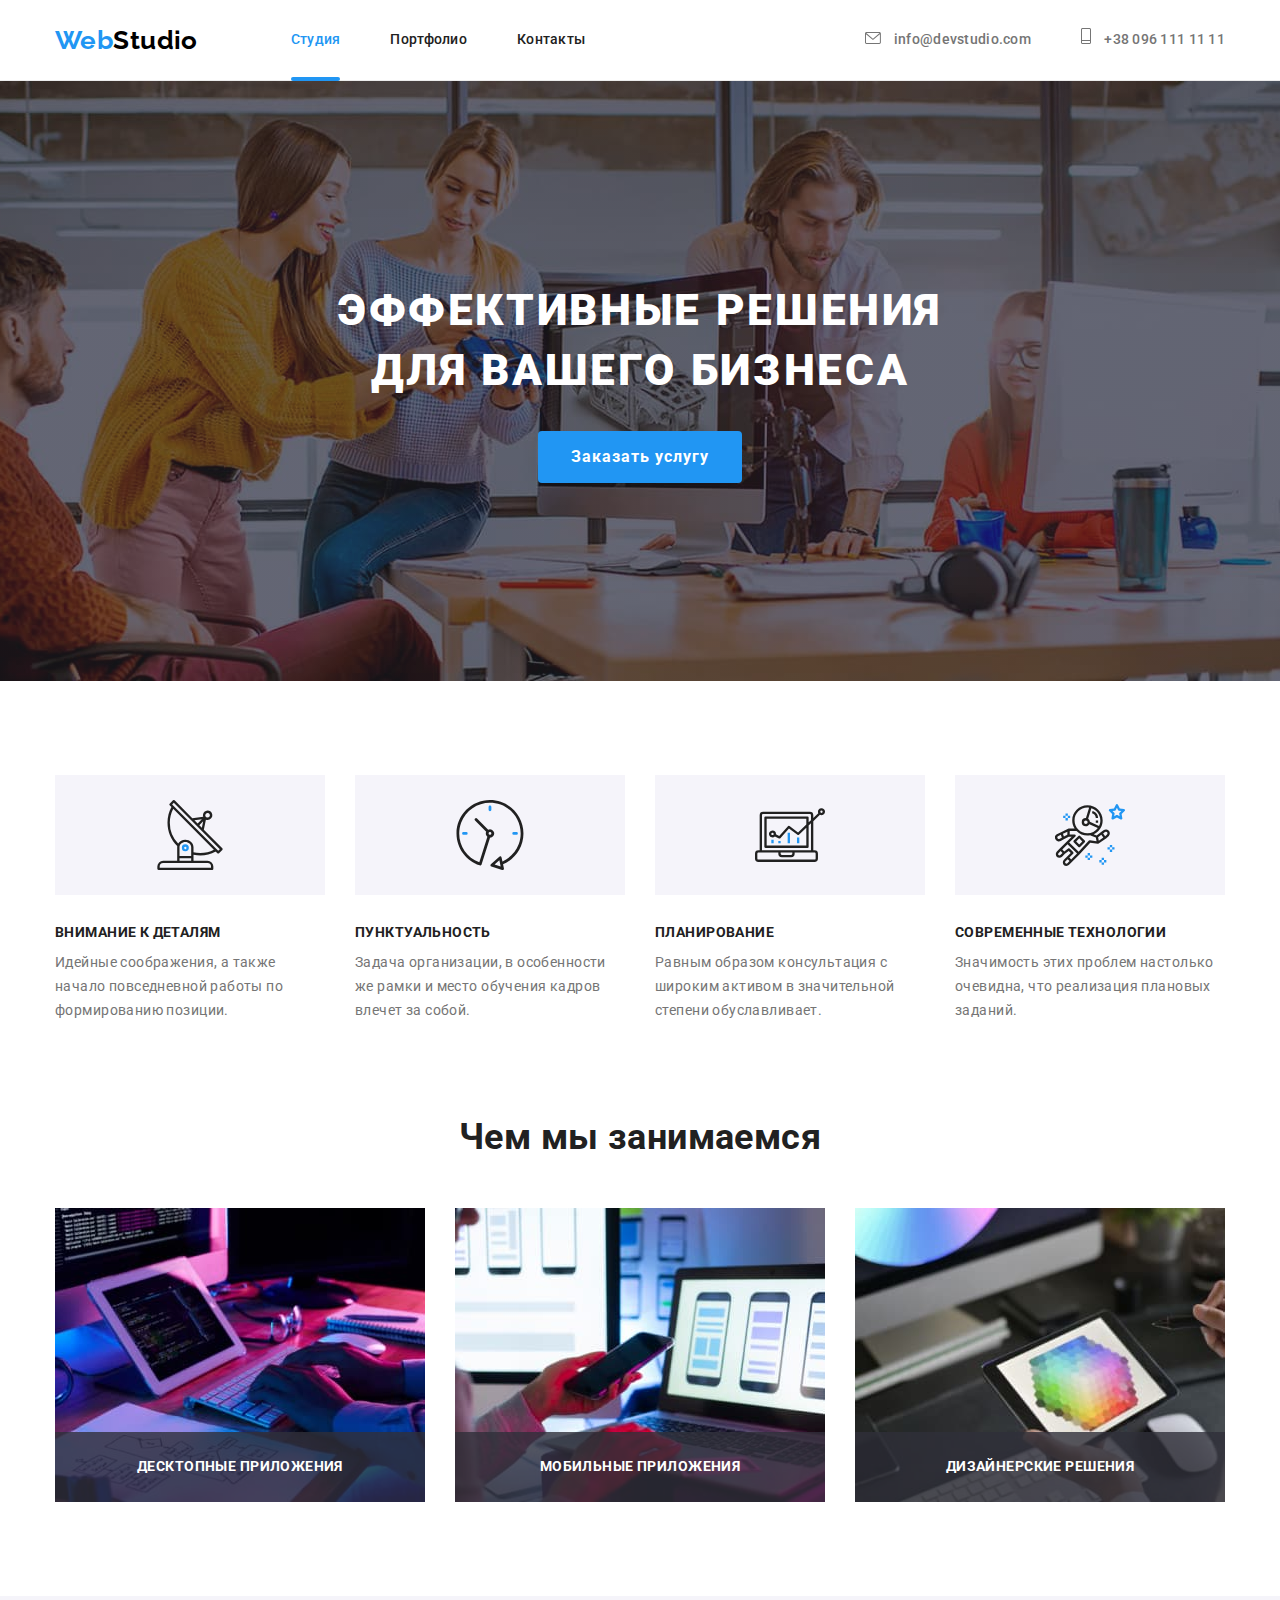
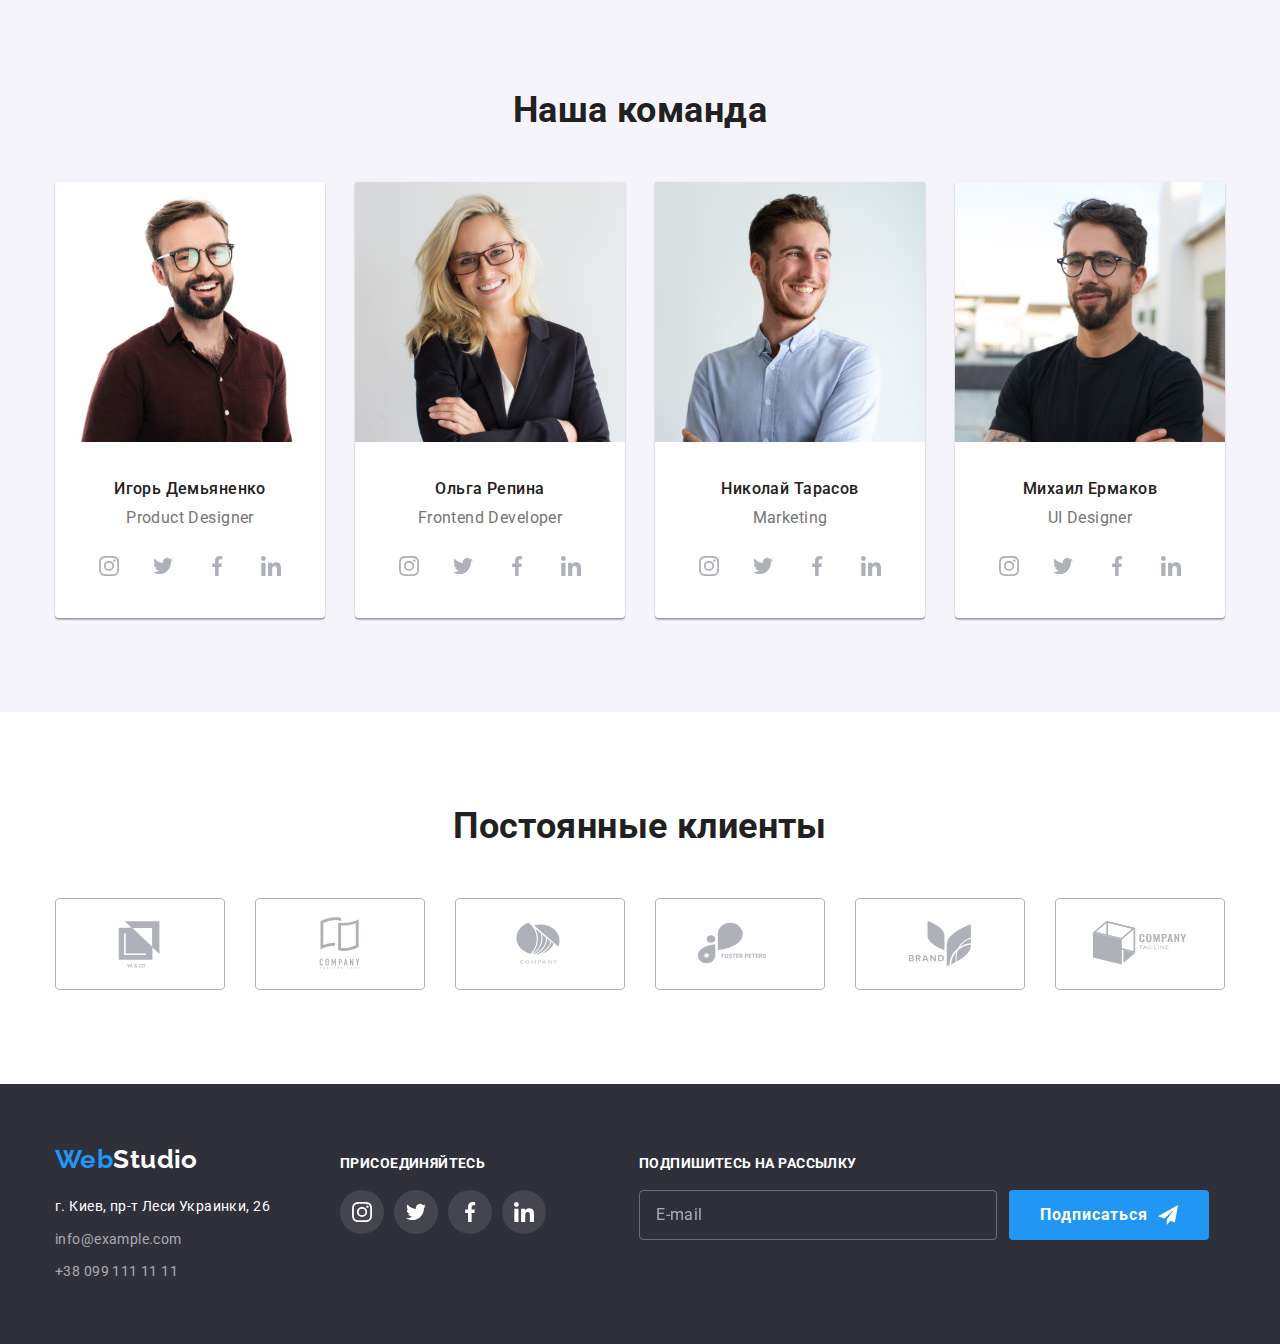
<file: index.html>
<!DOCTYPE html>
<html lang="ru">
  <head>
    <meta charset="UTF-8" />
    <meta http-equiv="X-UA-Compatible" content="IE=edge" />
    <meta name="viewport" content="width=device-width, initial-scale=1.0" />
    <title>Студия</title>
    <link rel="preconnect" href="https://fonts.googleapis.com" />
    <link rel="preconnect" href="https://fonts.gstatic.com" crossorigin />
    <link
      href="https://fonts.googleapis.com/css2?family=Raleway:wght@700&family=Roboto:wght@400;500;700;900&display=swap"
      rel="stylesheet"
    />
    <link
      rel="stylesheet"
      href="https://cdnjs.cloudflare.com/ajax/libs/modern-normalize/1.1.0/modern-normalize.min.css"
    />
    <link rel="stylesheet" href="./css/styles.css" />
  </head>
  <body>
    <!--  HEADER: логотип, меню, контакты -->

    <header class="header-page">
      <div class="nav-container container">
        <a href="./index.html" class="logo-accent">Web<span class="logo-black">Studio</span></a>
        <nav>
          <ul class="site-nav__list list">
            <li class="site-nav__item">
              <a href="./index.html" class="site-nav__link site-nav__link--active">Студия</a>
            </li>
            <li class="site-nav__item">
              <a href="./portfolio.html" class="site-nav__link">Портфолио</a>
            </li>
            <li class="site-nav__item"><a href="" class="site-nav__link">Контакты</a></li>
          </ul>
        </nav>

        <ul class="contacts-list list">
          <li class="contacts-list__item">
            <a lang="en" href="mailto:info@devstudio.com" class="contacts-list__link">
              <svg class="contacts-list__icon" width="16px" height="12px">
                <use href="./images/sprite.svg#icon-mail"></use>
              </svg>
              info@devstudio.com</a
            >
          </li>
          <li class="contacts-list__item">
            <a lang="en" href="tel:+14251234563" class="contacts-list__link">
              <svg class="contacts-list__icon" width="10px" height="16px">
                <use href="./images/sprite.svg#icon-tel"></use>
              </svg>
              +38 096 111 11 11</a
            >
          </li>
        </ul>
      </div>
    </header>

    <!--  Main: основная информация страницы -->
    <main>
      <!-- Герой  -->
      <section class="hero">
        <h1 class="hero__title">Эффективные решения для вашего бизнеса</h1>
        <button class="hero__btn" type="button" data-modal-open>Заказать услугу</button>
      </section>

      <!-- модальное окно -->
      <div class="backdrop is-hidden" data-modal>
        <div class="modal">
          <h2 class="modal-title">Оставьте свои данные, мы вам перезвоним</h2>
          <form class="modal-form">
            <label class="modal-form__label"
              >Имя
              <input class="modal-form__input" type="text" name="name" />
              <svg class="modal-form__icon" width="18px" height="18px">
                <use href="./images/sprite.svg#icon-modalmen"></use>
              </svg>
            </label>

            <label class="modal-form__label" for="tel"
              >Телефон
              <input class="modal-form__input" type="tel" name="tel" id="tel" />
              <svg class="modal-form__icon" width="18px" height="18px">
                <use href="./images/sprite.svg#icon-modaltel"></use>
              </svg>
            </label>

            <label class="modal-form__label" for="mail"
              >Почта
              <input class="modal-form__input" type="email" name="mail" id="namailme" />
              <svg class="modal-form__icon" width="18px" height="18px">
                <use href="./images/sprite.svg#icon-modalmail"></use>
              </svg>
            </label>

            <label class="modal-form__label modal-form__label--margin">
              Комментарий
              <textarea
                class="modal-form__textarea"
                name="comment"
                rows="8"
                placeholder="Введите текст"
              ></textarea>
            </label>

            <label class="modal-form__agreement">
              <input class="modal-form__checkbox" type="checkbox" name="policy" />
              <span class="modal-form__checkmark"></span>
              Соглашаюсь с рассылкой и принимаю&nbsp
              <a class="modal-form__link" href="">Условия договора</a>
            </label>

            <button class="modal-form__btn" type="submit">Отправить</button>
          </form>

          <button class="modal-form__close" data-modal-close>
            <svg class="" width="18px" height="18px">
              <use href="./images/sprite.svg#icon-close-black"></use>
            </svg>
          </button>
        </div>
      </div>

      <!--  Преимущества компании  -->

      <section class="advantages-section section">
        <div class="container">
          <h2 class="advantages-section__title visually-hidden">Преимущества</h2>
          <ul class="advantages-list list">
            <li class="advantages-list__item">
              <div class="advantages-list__box">
                <svg class="advantages-list__icon" width="70px" height="70px">
                  <use href="./images/sprite.svg#icon-antenna"></use>
                </svg>
              </div>
              <h3 class="advantages-list__title">Внимание к деталям</h3>
              <p class="advantages-list__text">
                Идейные соображения, а также начало повседневной работы по формированию позиции.
              </p>
            </li>
            <li class="advantages-list__item">
              <div class="advantages-list__box">
                <svg class="advantages-list__icon" width="70px" height="70px">
                  <use href="./images/sprite.svg#icon-clock"></use>
                </svg>
              </div>
              <h3 class="advantages-list__title">Пунктуальность</h3>
              <p class="advantages-list__text">
                Задача организации, в особенности же рамки и место обучения кадров влечет за собой.
              </p>
            </li>
            <li class="advantages-list__item">
              <div class="advantages-list__box">
                <svg class="advantages-list__icon" width="70px" height="70px">
                  <use href="./images/sprite.svg#icon-diagram"></use>
                </svg>
              </div>
              <h3 class="advantages-list__title">Планирование</h3>
              <p class="advantages-list__text">
                Равным образом консультация с широким активом в значительной степени обуславливает.
              </p>
            </li>
            <li class="advantages-list__item">
              <div class="advantages-list__box">
                <svg class="advantages-list__icon" width="70px" height="70px">
                  <use href="./images/sprite.svg#icon-astronaut"></use>
                </svg>
              </div>
              <h3 class="advantages-list__title">Современные технологии</h3>
              <p class="advantages-list__text">
                Значимость этих проблем настолько очевидна, что реализация плановых заданий.
              </p>
            </li>
          </ul>
        </div>
      </section>

      <!-- Чем занимается компания -->
      <section class="services-section section">
        <div class="container">
          <h2 class="services-section__title">Чем мы занимаемся</h2>
          <ul class="services-list list">
            <li class="services-list__item">
              <img
                class="services-list__img"
                src="./images/box1.jpg"
                alt="руки печатают на клавиатуре"
                width="370"
              />
              <div class="services-list__box">Десктопные приложения</div>
            </li>
            <li class="services-list__item">
              <img
                class="services-list__img"
                src="./images/box2.jpg"
                alt="руки держат телефон перед экраном компьютера"
                width="370"
              />
              <div class="services-list__box">Мобильные приложения</div>
            </li>
            <li class="services-list__item">
              <img
                class="services-list__img"
                src="./images/box3.jpg"
                alt="руки держат планшет перед клавиатурой компьютера"
                width="370"
              />
              <div class="services-list__box">Дизайнерские решения</div>
            </li>
          </ul>
        </div>
      </section>

      <!--  Команда  -->
      <section class="team-section section">
        <div class="container">
          <h2 class="team-section__title">Наша команда</h2>
          <ul class="team-list list">
            <li class="team-list__item">
              <img src="./images/1.jpg" alt="мужчина в бардовой рубашке" width="270" />
              <div class="team-list__description">
                <h3 class="team-list__title">Игорь Демьяненко</h3>
                <p lang="en" class="team-list__text">Product Designer</p>
                <ul class="social-icon__list">
                  <li class="social-icon__item">
                    <a class="social-icon__link" href=""
                      ><svg class="social-icon__svg" width="20px" height="20px">
                        <use href="./images/sprite.svg#icon-instagram"></use>
                      </svg>
                    </a>
                  </li>
                  <li class="social-icon__item">
                    <a class="social-icon__link" href=""
                      ><svg class="social-icon__svg" width="20px" height="20px">
                        <use href="./images/sprite.svg#icon-twitter"></use>
                      </svg>
                    </a>
                  </li>
                  <li class="social-icon__item">
                    <a class="social-icon__link" href=""
                      ><svg class="social-icon__svg" width="20px" height="20px">
                        <use href="./images/sprite.svg#icon-facebook"></use>
                      </svg>
                    </a>
                  </li>
                  <li class="social-icon__item">
                    <a class="social-icon__link" href=""
                      ><svg class="social-icon__svg" width="20px" height="20px">
                        <use href="./images/sprite.svg#icon-linkedin"></use>
                      </svg>
                    </a>
                  </li>
                </ul>
              </div>
            </li>
            <li class="team-list__item">
              <img src="./images/2.jpg" alt="женщина в черном пиджаке" width="270" />
              <div class="team-list__description">
                <h3 class="team-list__title">Ольга Репина</h3>
                <p lang="en" class="team-list__text">Frontend Developer</p>
                <ul class="social-icon__list">
                  <li class="social-icon__item">
                    <a class="social-icon__link" href=""
                      ><svg class="social-icon__svg" width="20px" height="20px">
                        <use href="./images/sprite.svg#icon-instagram"></use>
                      </svg>
                    </a>
                  </li>
                  <li class="social-icon__item">
                    <a class="social-icon__link" href=""
                      ><svg class="social-icon__svg" width="20px" height="20px">
                        <use href="./images/sprite.svg#icon-twitter"></use>
                      </svg>
                    </a>
                  </li>
                  <li class="social-icon__item">
                    <a class="social-icon__link" href=""
                      ><svg class="social-icon__svg" width="20px" height="20px">
                        <use href="./images/sprite.svg#icon-facebook"></use>
                      </svg>
                    </a>
                  </li>
                  <li class="social-icon__item">
                    <a class="social-icon__link" href=""
                      ><svg class="social-icon__svg" width="20px" height="20px">
                        <use href="./images/sprite.svg#icon-linkedin"></use>
                      </svg>
                    </a>
                  </li>
                </ul>
              </div>
            </li>
            <li class="team-list__item">
              <img src="./images/3.jpg" alt="мужчина в голубой рубашке" width="270" />
              <div class="team-list__description">
                <h3 class="team-list__title">Николай Тарасов</h3>
                <p lang="en" class="team-list__text">Marketing</p>
                <ul class="social-icon__list">
                  <li class="social-icon__item">
                    <a class="social-icon__link" href=""
                      ><svg class="social-icon__svg" width="20px" height="20px">
                        <use href="./images/sprite.svg#icon-instagram"></use>
                      </svg>
                    </a>
                  </li>
                  <li class="social-icon__item">
                    <a class="social-icon__link" href=""
                      ><svg class="social-icon__svg" width="20px" height="20px">
                        <use href="./images/sprite.svg#icon-twitter"></use>
                      </svg>
                    </a>
                  </li>
                  <li class="social-icon__item">
                    <a class="social-icon__link" href=""
                      ><svg class="social-icon__svg" width="20px" height="20px">
                        <use href="./images/sprite.svg#icon-facebook"></use>
                      </svg>
                    </a>
                  </li>
                  <li class="social-icon__item">
                    <a class="social-icon__link" href=""
                      ><svg class="social-icon__svg" width="20px" height="20px">
                        <use href="./images/sprite.svg#icon-linkedin"></use>
                      </svg>
                    </a>
                  </li>
                </ul>
              </div>
            </li>
            <li class="team-list__item">
              <img src="./images/4.jpg" alt="мужчина в черной футболке" width="270" />
              <div class="team-list__description">
                <h3 class="team-list__title">Михаил Ермаков</h3>
                <p lang="en" class="team-list__text">UI Designer</p>
                <ul class="social-icon__list">
                  <li class="social-icon__item">
                    <a class="social-icon__link" href=""
                      ><svg class="social-icon__svg" width="20px" height="20px">
                        <use href="./images/sprite.svg#icon-instagram"></use>
                      </svg>
                    </a>
                  </li>
                  <li class="social-icon__item">
                    <a class="social-icon__link" href=""
                      ><svg class="social-icon__svg" width="20px" height="20px">
                        <use href="./images/sprite.svg#icon-twitter"></use>
                      </svg>
                    </a>
                  </li>
                  <li class="social-icon__item">
                    <a class="social-icon__link" href=""
                      ><svg class="social-icon__svg" width="20px" height="20px">
                        <use href="./images/sprite.svg#icon-facebook"></use>
                      </svg>
                    </a>
                  </li>
                  <li class="social-icon__item">
                    <a class="social-icon__link" href=""
                      ><svg class="social-icon__svg" width="20px" height="20px">
                        <use href="./images/sprite.svg#icon-linkedin"></use>
                      </svg>
                    </a>
                  </li>
                </ul>
              </div>
            </li>
          </ul>
        </div>
      </section>

      <!--  Клиенты  -->
      <section class="clients-section section">
        <div class="conteiner">
          <h2 class="clients-section__title">Постоянные клиенты</h2>
          <ul class="clients-list list">
            <li class="clients-list__item">
              <a class="clients-list__link" href="">
                <svg class="clients-icon" width="106px" height="60px">
                  <use href="./images/sprite.svg#icon-Logo"></use>
                </svg>
              </a>
            </li>
            <li class="clients-list__item">
              <a class="clients-list__link" href="">
                <svg class="clients-icon" width="106px" height="60px">
                  <use href="./images/sprite.svg#icon-Logo-1"></use>
                </svg>
              </a>
            </li>
            <li class="clients-list__item">
              <a class="clients-list__link" href="">
                <svg class="clients-icon" width="106px" height="60px">
                  <use href="./images/sprite.svg#icon-Logo-2"></use>
                </svg>
              </a>
            </li>
            <li class="clients-list__item">
              <a class="clients-list__link" href="">
                <svg class="clients-icon" width="106px" height="60px">
                  <use href="./images/sprite.svg#icon-Logo-3"></use>
                </svg>
              </a>
            </li>
            <li class="clients-list__item">
              <a class="clients-list__link" href="">
                <svg class="clients-icon" width="106px" height="60px">
                  <use href="./images/sprite.svg#icon-Logo-4"></use>
                </svg>
              </a>
            </li>
            <li class="clients-list__item">
              <a class="clients-list__link" href="">
                <svg class="clients-icon" width="106px" height="60px">
                  <use href="./images/sprite.svg#icon-Logo-5"></use>
                </svg>
              </a>
            </li>
          </ul>
        </div>
      </section>
    </main>

    <!--  Футер  -->
    <footer class="footer-page">
      <div class="footer-box container">
        <div class="address-box">
          <a href="./index.html" class="logo-accent">Web<span class="logo-white">Studio</span></a>
          <address>
            <ul class="address-list list">
              <li class="address-list__item">
                <a
                  href="https://www.google.com.ua/maps/place/%D0%B1%D1%83%D0%BB.+%D0%9B%D0%B5%D1%81%D0%B8+%D0%A3%D0%BA%D1%80%D0%B0%D0%B8%D0%BD%D0%BA%D0%B8,+26,+%D0%9A%D0%B8%D0%B5%D0%B2,+02000/@50.4265807,30.5361971,17z/data=!3m1!4b1!4m5!3m4!1s0x40d4cf0e033ecbe9:0x57a4dffefec77da0!8m2!3d50.4265807!4d30.5383858?hl=ru"
                  target="_blank"
                  rel="noopener noreferrer"
                  class="address-list__link"
                  >г. Киев, пр-т Леси Украинки, 26</a
                >
              </li>
              <li class="address-list__item">
                <a lang="en" href="mailto:info@example.com" class="address-list__contacts"
                  >info@example.com</a
                >
              </li>
              <li class="address-list__item">
                <a lang="en" href="tel:+380991111111" class="address-list__contacts"
                  >+38 099 111 11 11</a
                >
              </li>
            </ul>
          </address>
        </div>
        <div class="join-box">
          <h3 class="footer-title">присоединяйтесь</h3>
          <ul class="join-icon__list list">
            <li class="join-icon__item">
              <a class="join-icon__link" href="">
                <svg class="join-icon__svg" width="20px" height="20px">
                  <use href="./images/sprite.svg#icon-instagram"></use>
                </svg>
              </a>
            </li>
            <li class="join-icon__item">
              <a class="join-icon__link" href="">
                <svg class="" width="20px" height="20px">
                  <use href="./images/sprite.svg#icon-twitter"></use>
                </svg>
              </a>
            </li>
            <li class="join-icon__item">
              <a class="join-icon__link" href="">
                <svg class="" width="20px" height="20px">
                  <use href="./images/sprite.svg#icon-facebook"></use>
                </svg>
              </a>
            </li>
            <li class="join-icon__item">
              <a class="join-icon__link" href="">
                <svg class="" width="20px" height="20px">
                  <use href="./images/sprite.svg#icon-linkedin"></use>
                </svg>
              </a>
            </li>
          </ul>
        </div>

        <div class="mail-box">
          <h3 class="footer-title">Подпишитесь на рассылку</h3>
          <form class="mail-form">
            <label class="mail-form__label">
              <input class="mail-form__input" type="email" name="mail" placeholder="E-mail" />
            </label>
            <button class="mail-form__btn" type="submit">
              Подписаться
              <svg class="mail-form__svg" width="20px" height="20px">
                <use href="./images/sprite.svg#icon-send"></use>
              </svg>
            </button>
          </form>
        </div>
      </div>
    </footer>

    <script src="./js/modal.js"></script>
  </body>
</html>
</file>
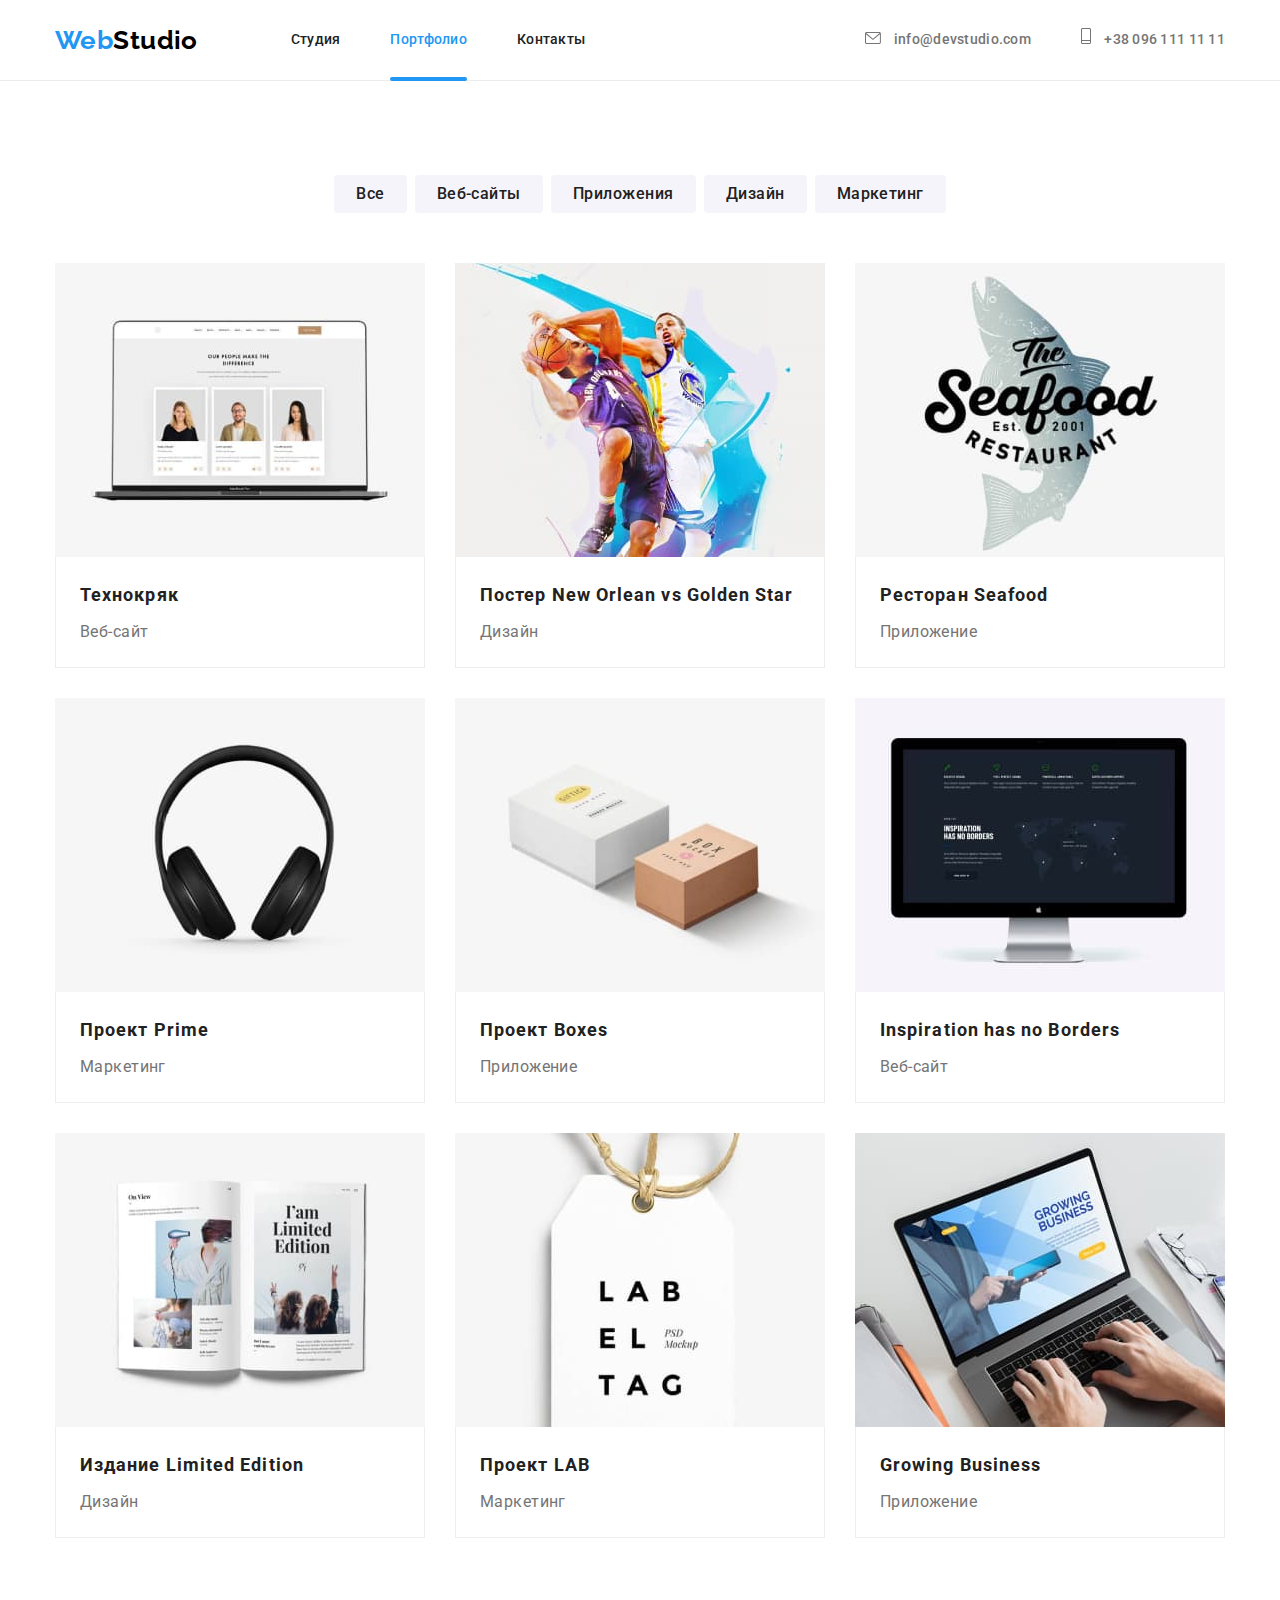
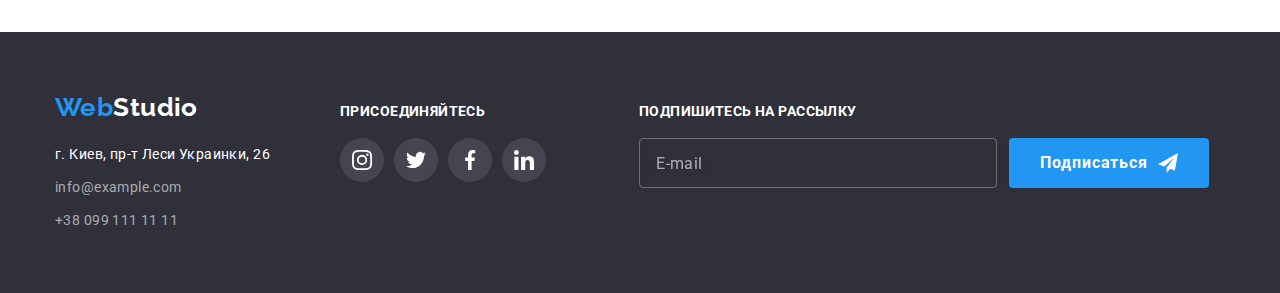
<file: portfolio.html>
<!DOCTYPE html>
<html lang="ru">
  <head>
    <meta charset="UTF-8" />
    <meta http-equiv="X-UA-Compatible" content="IE=edge" />
    <meta name="viewport" content="width=device-width, initial-scale=1.0" />
    <title>Портфолио</title>
    <link rel="preconnect" href="https://fonts.googleapis.com" />
    <link rel="preconnect" href="https://fonts.gstatic.com" crossorigin />
    <link
      href="https://fonts.googleapis.com/css2?family=Raleway:wght@700&family=Roboto:wght@400;500;700;900&display=swap"
      rel="stylesheet"
    />
    <link
      rel="stylesheet"
      href="https://cdnjs.cloudflare.com/ajax/libs/modern-normalize/1.1.0/modern-normalize.min.css"
    />
    <link rel="stylesheet" href="./css/styles.css" />
  </head>

  <body>
    <!--  HEADER: логотип, меню, контакты -->
    <header class="header-page">
      <div class="nav-container container">
        <a href="./index.html" class="logo-accent">Web<span class="logo-black">Studio</span></a>
        <nav>
          <ul class="site-nav__list list">
            <li class="site-nav__item">
              <a href="./index.html" class="site-nav__link">Студия</a>
            </li>
            <li class="site-nav__item">
              <a href="./portfolio.html" class="site-nav__link site-nav__link--active">Портфолио</a>
            </li>
            <li class="site-nav__item"><a href="" class="site-nav__link">Контакты</a></li>
          </ul>
        </nav>

        <ul class="contacts-list list">
          <li class="contacts-list__item">
            <a lang="en" href="mailto:info@devstudio.com" class="contacts-list__link">
              <svg class="contacts-list__icon" width="16px" height="12px">
                <use href="./images/sprite.svg#icon-mail"></use>
              </svg>
              info@devstudio.com</a
            >
          </li>
          <li class="contacts-list__item">
            <a lang="en" href="tel:+14251234563" class="contacts-list__link">
              <svg class="contacts-list__icon" width="10px" height="16px">
                <use href="./images/sprite.svg#icon-tel"></use>
              </svg>
              +38 096 111 11 11</a
            >
          </li>
        </ul>
      </div>
    </header>

    <!--  Main Основная информация страницы -->
    <main>
      <section class="projects-section section">
        <div class="container">
          <h1 class="projects-section__title visually-hidden">Наши проекты</h1>
          <ul class="filter-list list">
            <li class="filter-list__item">
              <button type="button" class="filter-list__btn">Все</button>
            </li>
            <li class="filter-list__item">
              <button type="button" class="filter-list__btn">Веб-сайты</button>
            </li>
            <li class="filter-list__item">
              <button type="button" class="filter-list__btn">Приложения</button>
            </li>
            <li class="filter-list__item">
              <button type="button" class="filter-list__btn">Дизайн</button>
            </li>
            <li class="filter-list__item">
              <button type="button" class="filter-list__btn">Маркетинг</button>
            </li>
          </ul>

          <ul class="projects-list list">
            <li class="projects-list__item">
              <a href="" class="projects-list__link">
                <div class="projects-list__box">
                  <img
                    class="projects-list__img"
                    src="./images/portfolio1.jpg"
                    alt="ноутбук, в котором открыто изображение сайта"
                    width="370"
                  />
                  <p class="projects-list__tip">
                    Ресурс предлагает комплексные предложения с разным уровнем функционала и
                    сервисов. Все это позволит посетителю получить исчерпывающие сведения о компании
                    или частном лице.
                  </p>
                </div>
                <div class="projects-list__description">
                  <h2 class="projects-list__title">Технокряк</h2>
                  <p class="projects-list__text">Веб-сайт</p>
                </div>
              </a>
            </li>

            <li class="projects-list__item">
              <a href="" class="projects-list__link">
                <div class="projects-list__box">
                  <img
                    class="projects-list__img"
                    src="./images/portfolio2.jpg"
                    alt="Два баскетболиста борются за мяч"
                    width="370"
                  />
                  <p class="projects-list__tip">
                    Ресурс предлагает комплексные предложения с разным уровнем функционала и
                    сервисов. Все это позволит посетителю получить исчерпывающие сведения о компании
                    или частном лице.
                  </p>
                </div>
                <div class="projects-list__description">
                  <h2 lang="en" class="projects-list__title">Постер New Orlean vs Golden Star</h2>
                  <p class="projects-list__text">Дизайн</p>
                </div>
              </a>
            </li>
            <li class="projects-list__item">
              <a href="" class="projects-list__link">
                <div class="projects-list__box">
                  <img
                    class="projects-list__img"
                    src="./images/portfolio3.jpg"
                    alt="Логотип ресторана в виде изображения рыбы и текстовой подписи"
                    width="370"
                  />
                  <p class="projects-list__tip">
                    Ресурс предлагает комплексные предложения с разным уровнем функционала и
                    сервисов. Все это позволит посетителю получить исчерпывающие сведения о компании
                    или частном лице.
                  </p>
                </div>
                <div class="projects-list__description">
                  <h2 lang="en" class="projects-list__title">Ресторан Seafood</h2>
                  <p class="projects-list__text">Приложение</p>
                </div>
              </a>
            </li>
            <li class="projects-list__item">
              <a href="" class="projects-list__link">
                <div class="projects-list__box">
                  <img
                    class="projects-list__img"
                    src="./images/portfolio4.jpg"
                    alt="Наушники"
                    width="370"
                  />
                  <p class="projects-list__tip">
                    Ресурс предлагает комплексные предложения с разным уровнем функционала и
                    сервисов. Все это позволит посетителю получить исчерпывающие сведения о компании
                    или частном лице.
                  </p>
                </div>
                <div class="projects-list__description">
                  <h2 lang="en" class="projects-list__title">Проект Prime</h2>
                  <p class="projects-list__text">Маркетинг</p>
                </div>
              </a>
            </li>
            <li class="projects-list__item">
              <a href="" class="projects-list__link">
                <div class="projects-list__box">
                  <img
                    class="projects-list__img"
                    src="./images/portfolio5.jpg"
                    alt="Две коробки, белая и бежевая"
                    width="370"
                  />
                  <p class="projects-list__tip">
                    Ресурс предлагает комплексные предложения с разным уровнем функционала и
                    сервисов. Все это позволит посетителю получить исчерпывающие сведения о компании
                    или частном лице.
                  </p>
                </div>
                <div class="projects-list__description">
                  <h2 lang="en" class="projects-list__title">Проект Boxes</h2>
                  <p class="projects-list__text">Приложение</p>
                </div>
              </a>
            </li>
            <li class="projects-list__item">
              <a href="" class="projects-list__link">
                <div class="projects-list__box">
                  <img
                    class="projects-list__img"
                    src="./images/portfolio6.jpg"
                    alt="Монитор компьютера, на котором изображен раздел сайта"
                    width="370"
                  />
                  <p class="projects-list__tip">
                    Ресурс предлагает комплексные предложения с разным уровнем функционала и
                    сервисов. Все это позволит посетителю получить исчерпывающие сведения о компании
                    или частном лице.
                  </p>
                </div>
                <div class="projects-list__description">
                  <h2 lang="en" class="projects-list__title">Inspiration has no Borders</h2>
                  <p class="projects-list__text">Веб-сайт</p>
                </div>
              </a>
            </li>
            <li class="projects-list__item">
              <a href="" class="projects-list__link">
                <div class="projects-list__box">
                  <img
                    class="projects-list__img"
                    src="./images/portfolio7.jpg"
                    alt="Раскрытый журнал"
                    width="370"
                  />
                  <p class="projects-list__tip">
                    Ресурс предлагает комплексные предложения с разным уровнем функционала и
                    сервисов. Все это позволит посетителю получить исчерпывающие сведения о компании
                    или частном лице.
                  </p>
                </div>
                <div class="projects-list__description">
                  <h2 lang="en" class="projects-list__title">Издание Limited Edition</h2>
                  <p class="projects-list__text">Дизайн</p>
                </div>
              </a>
            </li>
            <li class="projects-list__item">
              <a href="" class="projects-list__link">
                <div class="projects-list__box">
                  <img
                    class="projects-list__img"
                    src="./images/portfolio8.jpg"
                    alt="Белый ярлык с текстом на нем"
                    width="370"
                  />
                  <p class="projects-list__tip">
                    Ресурс предлагает комплексные предложения с разным уровнем функционала и
                    сервисов. Все это позволит посетителю получить исчерпывающие сведения о компании
                    или частном лице.
                  </p>
                </div>
                <div class="projects-list__description">
                  <h2 lang="en" class="projects-list__title">Проект LAB</h2>
                  <p class="projects-list__text">Маркетинг</p>
                </div>
              </a>
            </li>
            <li class="projects-list__item">
              <a href="" class="projects-list__link">
                <div class="projects-list__box">
                  <img
                    class="projects-list__img"
                    src="./images/portfolio9.jpg"
                    alt="Руки печатают на клавиатуре ноутбука"
                    width="370"
                  />
                  <p class="projects-list__tip">
                    Ресурс предлагает комплексные предложения с разным уровнем функционала и
                    сервисов. Все это позволит посетителю получить исчерпывающие сведения о компании
                    или частном лице.
                  </p>
                </div>
                <div class="projects-list__description">
                  <h2 lang="en" class="projects-list__title">Growing Business</h2>
                  <p class="projects-list__text">Приложение</p>
                </div>
              </a>
            </li>
          </ul>
        </div>
      </section>
    </main>

    <!--  Футер  -->
    <footer class="footer-page">
      <div class="footer-box container">
        <div class="address-box">
          <a href="./index.html" class="logo-accent">Web<span class="logo-white">Studio</span></a>
          <address>
            <ul class="address-list list">
              <li class="address-list__item">
                <a
                  href="https://www.google.com.ua/maps/place/%D0%B1%D1%83%D0%BB.+%D0%9B%D0%B5%D1%81%D0%B8+%D0%A3%D0%BA%D1%80%D0%B0%D0%B8%D0%BD%D0%BA%D0%B8,+26,+%D0%9A%D0%B8%D0%B5%D0%B2,+02000/@50.4265807,30.5361971,17z/data=!3m1!4b1!4m5!3m4!1s0x40d4cf0e033ecbe9:0x57a4dffefec77da0!8m2!3d50.4265807!4d30.5383858?hl=ru"
                  target="_blank"
                  rel="noopener noreferrer"
                  class="address-list__link"
                  >г. Киев, пр-т Леси Украинки, 26</a
                >
              </li>
              <li class="address-list__item">
                <a lang="en" href="mailto:info@example.com" class="address-list__contacts"
                  >info@example.com</a
                >
              </li>
              <li class="address-list__item">
                <a lang="en" href="tel:+380991111111" class="address-list__contacts"
                  >+38 099 111 11 11</a
                >
              </li>
            </ul>
          </address>
        </div>
        <div class="join-box">
          <h3 class="footer-title">присоединяйтесь</h3>
          <ul class="join-icon__list list">
            <li class="join-icon__item">
              <a class="join-icon__link" href="">
                <svg class="join-icon__svg" width="20px" height="20px">
                  <use href="./images/sprite.svg#icon-instagram"></use>
                </svg>
              </a>
            </li>
            <li class="join-icon__item">
              <a class="join-icon__link" href="">
                <svg class="" width="20px" height="20px">
                  <use href="./images/sprite.svg#icon-twitter"></use>
                </svg>
              </a>
            </li>
            <li class="join-icon__item">
              <a class="join-icon__link" href="">
                <svg class="" width="20px" height="20px">
                  <use href="./images/sprite.svg#icon-facebook"></use>
                </svg>
              </a>
            </li>
            <li class="join-icon__item">
              <a class="join-icon__link" href="">
                <svg class="" width="20px" height="20px">
                  <use href="./images/sprite.svg#icon-linkedin"></use>
                </svg>
              </a>
            </li>
          </ul>
        </div>

        <div class="mail-box">
          <h3 class="footer-title">Подпишитесь на рассылку</h3>
          <form class="mail-form">
            <label class="mail-form__label">
              <input class="mail-form__input" type="email" name="mail" placeholder="E-mail" />
            </label>
            <button class="mail-form__btn" type="submit">
              Подписаться
              <svg class="mail-form__svg" width="20px" height="20px">
                <use href="./images/sprite.svg#icon-send"></use>
              </svg>
            </button>
          </form>
        </div>
      </div>
    </footer>
  </body>
</html>
</file>
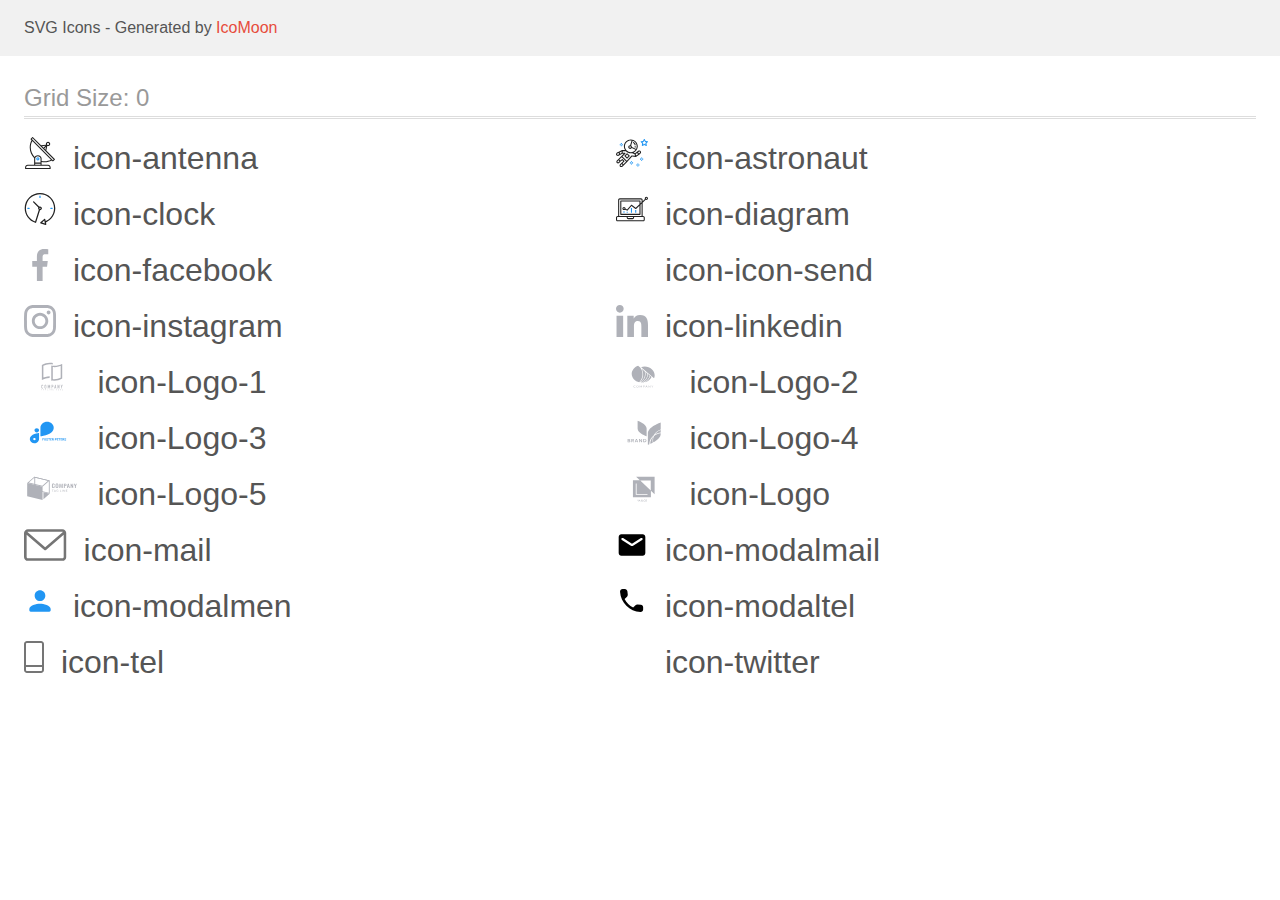
<file: images/icons/icomoon/demo.html>
<!doctype html>
<html>
<head>
    <title>IcoMoon - SVG Icons</title>
    <meta charset="utf-8">
    <meta name="viewport" content="width=device-width, initial-scale=1">
    <link rel="stylesheet" href="demo-files/demo.css">
    <link rel="stylesheet" href="style.css">
</head>
<body>
<svg aria-hidden="true" style="position: absolute; width: 0; height: 0; overflow: hidden;" version="1.1" xmlns="http://www.w3.org/2000/svg" xmlns:xlink="http://www.w3.org/1999/xlink">
<defs>
<symbol id="icon-antenna" viewBox="0 0 32 32">
<path fill="#212121" style="fill: var(--color1, #212121)" d="M30.773 22.098l-8.443-8.505 0.937-4.616c0.225 0.090 0.485 0.144 0.758 0.146h0.007c0.008 0 0.017 0 0.026 0 1.192 0 2.159-0.967 2.159-2.159s-0.967-2.159-2.159-2.159c-1.192 0-2.159 0.967-2.159 2.159 0 0.259 0.046 0.508 0.13 0.739l-0.005-0.015-4.96 0.606-8.091-8.133c-0.096-0.098-0.229-0.159-0.376-0.16h-0c-0.14 0.001-0.274 0.057-0.373 0.155l-1.512 1.504c-0.096 0.097-0.156 0.23-0.156 0.377s0.060 0.281 0.156 0.377v0l0.814 0.825c-1.143 2.062-1.816 4.522-1.816 7.139 0 4.106 1.656 7.824 4.336 10.525l-0.001-0.001c0.043 0.041 0.092 0.074 0.146 0.097-0.032 0.164-0.051 0.353-0.052 0.546v6.188h-6.4c-1.472 0.001-2.666 1.194-2.667 2.666v1.067c0 0.295 0.239 0.534 0.534 0.534h24.534c0.294 0 0.533-0.239 0.533-0.534v-1.067c-0.002-1.472-1.195-2.665-2.666-2.666h-6.4v-2.742c1.003 0.21 2.024 0.317 3.049 0.32 2.58-0.003 5.005-0.663 7.117-1.822l-0.077 0.039 0.818 0.823c0.099 0.101 0.235 0.159 0.376 0.16 0.14-0.001 0.274-0.057 0.373-0.155l1.512-1.504c0.096-0.097 0.156-0.23 0.156-0.377s-0.060-0.281-0.156-0.377v0zM23.28 6.233c0.193-0.192 0.459-0.31 0.752-0.31 0.589 0 1.067 0.478 1.067 1.066s-0.477 1.066-1.067 1.066c-0 0-0 0-0 0h-0.004c-0.587-0.003-1.061-0.479-1.061-1.066 0-0.295 0.12-0.563 0.314-0.756l0-0h-0.002zM22.024 9.737l-0.598 2.946-1.175-1.183 1.774-1.763zM21.419 8.835l-1.92 1.909-1.486-1.493 3.406-0.416zM24.004 28.8c0.884 0 1.6 0.716 1.6 1.6v0 0.534h-23.466v-0.534c0-0.884 0.716-1.6 1.6-1.6v0h20.267zM16.538 26.666v1.067h-5.334v-1.067h5.334zM11.204 25.6v-4.053c0-1.294 1.196-2.346 2.667-2.346s2.667 1.053 2.667 2.346v4.053h-5.334zM17.604 23.904v-2.357c0-1.882-1.675-3.413-3.733-3.413-0.017-0-0.038-0-0.058-0-1.353 0-2.54 0.707-3.213 1.771l-0.009 0.016c-2.36-2.482-3.812-5.846-3.812-9.55 0-2.314 0.567-4.496 1.569-6.414l-0.036 0.077 18.602 18.709c-1.823 0.947-3.979 1.502-6.266 1.502-1.079 0-2.128-0.124-3.136-0.357l0.093 0.018zM28.893 23.22l-21.057-21.181 0.754-0.752 7.935 7.98c0.004 0 0.006 0.007 0.010 0.010l13.114 13.191-0.757 0.752z"></path>
<path fill="#2196f3" style="fill: var(--color2, #2196f3)" d="M13.876 20.267h-0.005c-0.001 0-0.002 0-0.002 0-0.884 0-1.6 0.716-1.6 1.6s0.715 1.599 1.597 1.6h0.005c0.001 0 0.001 0 0.002 0 0.884 0 1.6-0.716 1.6-1.6s-0.715-1.599-1.598-1.6h-0zM14.249 22.245c-0.096 0.096-0.229 0.155-0.376 0.155-0.295 0-0.534-0.239-0.534-0.534s0.238-0.533 0.532-0.533h0c0.293 0.001 0.531 0.239 0.531 0.533 0 0.148-0.060 0.282-0.157 0.378l-0 0h0.005z"></path>
</symbol>
<symbol id="icon-astronaut" viewBox="0 0 32 32">
<path fill="#2196f3" style="fill: var(--color2, #2196f3)" d="M31.974 4.524c-0.064-0.191-0.227-0.332-0.427-0.362l-0.003-0-1.911-0.278-0.855-1.731c-0.179-0.365-0.777-0.365-0.956 0l-0.855 1.731-1.911 0.278c-0.26 0.039-0.457 0.26-0.457 0.528 0 0.15 0.062 0.285 0.161 0.382l1.383 1.348-0.326 1.903c-0.034 0.2 0.048 0.402 0.212 0.522 0.166 0.12 0.383 0.135 0.562 0.040l1.709-0.899 1.709 0.899c0.072 0.038 0.157 0.061 0.247 0.061 0.295 0 0.534-0.239 0.534-0.534 0-0.031-0.003-0.062-0.008-0.092l0 0.003-0.326-1.903 1.383-1.348c0.099-0.097 0.161-0.233 0.161-0.382 0-0.059-0.009-0.115-0.027-0.168l0.001 0.004zM29.511 5.851c-0.126 0.122-0.183 0.299-0.153 0.472l0.191 1.114-1-0.526c-0.072-0.039-0.158-0.062-0.249-0.062s-0.177 0.023-0.252 0.063l0.003-0.001-1 0.526 0.191-1.114c0.005-0.027 0.008-0.059 0.008-0.091 0-0.149-0.061-0.285-0.16-0.381l-0-0-0.811-0.79 1.119-0.162c0.174-0.025 0.324-0.134 0.402-0.292l0.5-1.013 0.5 1.013c0.078 0.158 0.228 0.267 0.402 0.292l1.119 0.162-0.809 0.79zM26.134 20.522h-1.067v1.067h1.067v-1.067zM26.134 22.656h-1.067v1.066h1.067v-1.066zM27.2 21.589h-1.067v1.067h1.067v-1.067zM25.067 21.589h-1.067v1.067h1.067v-1.067zM22.4 26.389h-1.067v1.067h1.067v-1.067zM22.4 28.523h-1.067v1.067h1.067v-1.067zM23.467 27.456h-1.067v1.067h1.067v-1.067zM21.334 27.456h-1.067v1.067h1.067v-1.067zM16 24.256h-1.066v1.067h1.066v-1.067zM16 26.389h-1.066v1.067h1.066v-1.067zM17.067 25.322h-1.067v1.067h1.067v-1.067zM14.934 25.322h-1.067v1.067h1.067v-1.067zM5.867 6.122h-1.066v1.066h1.066v-1.066zM5.867 8.256h-1.066v1.066h1.066v-1.066zM6.933 7.189h-1.067v1.067h1.066v-1.067zM4.8 7.189h-1.067v1.067h1.067v-1.067z"></path>
<path fill="#212121" style="fill: var(--color1, #212121)" d="M24.715 14.16c-0.28-0.376-0.698-0.636-1.179-0.703l-0.009-0.001c-0.076-0.012-0.164-0.018-0.254-0.018-0.411 0-0.789 0.139-1.090 0.373l0.004-0.003-1.253 0.96-1.898 1.417-1.358-0.541c2.421-1.086 4.113-3.508 4.113-6.32 0-3.823-3.122-6.934-6.961-6.934s-6.961 3.11-6.961 6.934c0 1.386 0.415 2.674 1.12 3.759l-2.768-0.024c-0.009 0-0.016 0.005-0.023 0.005-0.057 0.003-0.11 0.014-0.159 0.033l0.004-0.001c-0.013 0.005-0.026 0.007-0.038 0.013-0.006 0.003-0.013 0.003-0.019 0.006l-3.233 1.596c-0 0-0.001 0-0.001 0.001l-1.893 0.91c-0.024 0.011-0.045 0.023-0.065 0.036l0.001-0.001c-0.482 0.324-0.795 0.867-0.795 1.483 0 0.297 0.073 0.577 0.201 0.823l-0.005-0.010c0.22 0.424 0.592 0.742 1.043 0.885l0.013 0.003c0.161 0.053 0.345 0.083 0.537 0.083 0.308 0 0.598-0.078 0.851-0.216l-0.009 0.005 1.388-0.738 2.264-1.169 1.357-0.008-5.442 5.415c0 0.001-0.001 0.001-0.001 0.001l-1.339 1.333c-0.303 0.299-0.491 0.714-0.491 1.173 0 0.002 0 0.003 0 0.005v-0c0.002 0.919 0.748 1.664 1.667 1.664 0.001 0 0.002 0 0.002 0h-0c0.428 0 0.854-0.162 1.18-0.485l1.314-1.309 1.741-1.3 0.901 0.897-3.102 3.088c-0.303 0.299-0.491 0.714-0.491 1.173 0 0.001 0 0.003 0 0.004v-0c0 0.445 0.174 0.864 0.49 1.179 0.302 0.3 0.717 0.485 1.176 0.485 0.001 0 0.002 0 0.003 0h-0c0.427 0 0.855-0.162 1.18-0.485l4.488-4.472c0.007-0.006 0.016-0.009 0.022-0.016l5.166-5.658 3.471 0.494c0.025 0.004 0.050 0.006 0.075 0.006 0.064 0 0.127-0.016 0.187-0.038 0.017-0.006 0.032-0.015 0.049-0.023 0.019-0.010 0.039-0.015 0.058-0.027l3.213-2.133c0.012-0.008 0.018-0.021 0.029-0.030 0.013-0.010 0.029-0.014 0.041-0.026l1.271-1.191c0.348-0.326 0.564-0.787 0.564-1.3 0-0.4-0.132-0.769-0.355-1.066l0.003 0.005zM2.13 17.77c-0.098 0.054-0.215 0.086-0.34 0.086-0.078 0-0.153-0.013-0.224-0.036l0.005 0.001c-0.294-0.093-0.504-0.364-0.504-0.683 0-0.235 0.114-0.444 0.289-0.575l0.002-0.001 1.314-0.632 0.316 0.924 0.133 0.389-0.992 0.527zM5.627 15.942l-1.548 0.8-0.255-0.746-0.184-0.537 2.027-1.001-0.040 1.484zM20.727 9.322c0 0.918-0.219 1.785-0.599 2.56l-4.181-1.899c-0.044-0.575-0.342-1.072-0.782-1.384l-0.006-0.004 1.464-4.861c2.377 0.757 4.104 2.975 4.104 5.588zM8.938 9.322c0-3.235 2.644-5.867 5.894-5.867 0.253 0 0.5 0.022 0.745 0.053l-1.432 4.753c-0.019 0-0.037-0.006-0.057-0.006-0 0-0.001 0-0.001 0-1.032 0-1.869 0.835-1.872 1.867v0c0.003 1.031 0.84 1.867 1.872 1.867 0 0 0 0 0.001 0h-0c0.695 0 1.295-0.383 1.618-0.944l3.863 1.755c-1.075 1.447-2.795 2.39-4.737 2.39-3.25 0-5.894-2.632-5.894-5.867zM14.895 10.122c0 0.441-0.362 0.8-0.806 0.8-0 0-0.001 0-0.001 0-0.443 0-0.802-0.358-0.804-0.8v-0c0-0.441 0.361-0.8 0.806-0.8s0.806 0.359 0.806 0.8zM2.464 25.146c-0.11 0.109-0.261 0.176-0.428 0.176s-0.317-0.067-0.427-0.175l0 0c-0.109-0.108-0.176-0.257-0.176-0.422s0.067-0.314 0.176-0.422l0-0 0.962-0.959 0.852 0.848-0.959 0.954zM5.678 28.88c-0.11 0.109-0.261 0.176-0.428 0.176s-0.317-0.067-0.427-0.175l0 0c-0.109-0.108-0.176-0.257-0.176-0.422s0.067-0.314 0.176-0.422l0-0 0.963-0.959 0.852 0.848-0.96 0.955zM9.16 25.411l-0.001 0.001-1.765 1.76-0.852-0.848 1.765-1.757c0.040-0.040 0.065-0.088 0.090-0.136 0.007-0.014 0.020-0.026 0.026-0.040 0.016-0.041 0.019-0.085 0.026-0.128 0.003-0.025 0.014-0.048 0.014-0.073 0-0.035-0.013-0.070-0.020-0.105-0.006-0.032-0.006-0.064-0.019-0.096-0.025-0.053-0.055-0.098-0.092-0.138l0 0c-0.010-0.012-0.014-0.026-0.025-0.038h-0.001s0-0.001-0.001-0.002l-1.607-1.6c-0.017-0.017-0.039-0.024-0.058-0.038-0.025-0.021-0.054-0.040-0.084-0.056l-0.003-0.001c-0.026-0.012-0.058-0.023-0.090-0.031l-0.003-0.001c-0.030-0.009-0.065-0.017-0.101-0.020l-0.002-0c-0.007-0-0.015-0-0.023-0-0.026 0-0.051 0.002-0.075 0.005l0.003-0c-0.036 0.005-0.069 0.009-0.104 0.021s-0.064 0.027-0.094 0.045c-0.020 0.011-0.043 0.015-0.061 0.029l-1.774 1.324-0.901-0.897 2.399-2.386 4.36 4.289-0.928 0.919zM15.979 18.394c-0.016-0.002-0.030 0.004-0.046 0.003-0.008-0-0.017-0.001-0.027-0.001-0.031 0-0.062 0.003-0.092 0.008l0.003-0c-0.070 0.011-0.132 0.035-0.187 0.070l0.002-0.001c-0.030 0.018-0.057 0.037-0.083 0.061-0.013 0.011-0.028 0.016-0.040 0.029l-4.698 5.146-4.328-4.256 2.833-2.818c0.096-0.097 0.156-0.23 0.156-0.377 0-0.295-0.239-0.534-0.534-0.534-0.001 0-0.001 0-0.002 0h0l-2.219 0.013 0.028-1.607 3.104 0.027c1.264 1.297 3.027 2.101 4.978 2.101 0.001 0 0.002 0 0.003 0h-0c0.438 0 0.864-0.046 1.28-0.122 0.040 0.032 0.080 0.064 0.129 0.085l2.41 0.96 0.152 0.758 0.178 0.886-3.003-0.427zM20.020 18.572l-0.313-1.558 1.446-1.080 0.946 1.257-2.080 1.381zM23.773 15.741l-0.837 0.785-0.931-1.236 0.831-0.637c0.155-0.119 0.351-0.168 0.543-0.143 0.193 0.027 0.364 0.128 0.48 0.284 0.088 0.117 0.141 0.265 0.141 0.426 0 0.206-0.087 0.391-0.226 0.521l-0 0z"></path>
<path fill="#212121" style="fill: var(--color1, #212121)" d="M13.602 18.544l-2.143-2.134c-0.096-0.096-0.229-0.155-0.376-0.155s-0.28 0.059-0.376 0.155l-2.143 2.133c-0.097 0.097-0.156 0.23-0.156 0.378s0.060 0.281 0.156 0.378l-0-0 2.142 2.134c0.096 0.096 0.229 0.156 0.376 0.156s0.28-0.059 0.376-0.156v0l2.143-2.134c0.097-0.097 0.157-0.23 0.157-0.378s-0.060-0.281-0.157-0.378l-0-0zM11.083 20.303l-1.387-1.381 1.386-1.381 1.387 1.381-1.387 1.381zM17.164 5.071l-0.258 1.036c0.071 0.018 1.738 0.452 1.738 2.149h1.067c0-2.017-1.666-2.965-2.547-3.184zM19.711 9.322h-1.067v1.066h1.067v-1.066z"></path>
</symbol>
<symbol id="icon-clock" viewBox="0 0 32 32">
<path fill="#212121" style="fill: var(--color1, #212121)" d="M31.296 15.301c-0.001-8.452-6.855-15.303-15.308-15.301s-15.303 6.855-15.301 15.308c0.002 6.788 4.422 12.543 10.541 14.545l0.108 0.031c0.061 0.019 0.123 0.029 0.187 0.029 0.12 0 0.238-0.032 0.342-0.094 0.135-0.080 0.236-0.207 0.283-0.357l3.865-12.25c1.054-0.004 1.906-0.859 1.906-1.913 0-1.056-0.856-1.913-1.913-1.913-0.303 0-0.59 0.071-0.845 0.196l0.011-0.005-5.106-5.107c-0.114-0.11-0.271-0.179-0.443-0.179-0.352 0-0.638 0.286-0.638 0.638 0 0.172 0.068 0.328 0.179 0.443l-0-0 5.103 5.109c-0.121 0.241-0.191 0.525-0.191 0.826 0 0.602 0.283 1.137 0.723 1.48l0.004 0.003-3.682 11.673c-7.278-2.681-11.004-10.754-8.324-18.032s10.754-11.004 18.032-8.323c7.278 2.681 11.004 10.754 8.323 18.032-1.345 3.581-4.003 6.406-7.374 7.938l-0.088 0.036-0.398-1.874c-0.063-0.291-0.318-0.506-0.624-0.506-0.164 0-0.313 0.062-0.426 0.163l0.001-0.001-3.837 3.426c-0.132 0.117-0.214 0.287-0.214 0.477 0 0.283 0.185 0.524 0.441 0.606l0.005 0.001 4.899 1.563c0.058 0.020 0.126 0.031 0.196 0.031 0.352 0 0.637-0.285 0.637-0.637 0-0.047-0.005-0.093-0.015-0.138l0.001 0.004-0.391-1.839c5.528-2.374 9.329-7.772 9.329-14.057 0-0.011 0-0.023-0-0.034v0.002zM15.992 14.664c0.352 0 0.638 0.286 0.638 0.638s-0.285 0.638-0.638 0.638v0c-0.352 0-0.638-0.286-0.638-0.638s0.286-0.638 0.638-0.638v0zM18.092 29.528l2.184-1.948 0.603 2.84-2.787-0.892z"></path>
<path fill="#2196f3" style="fill: var(--color2, #2196f3)" d="M15.354 3.185v1.275c0 0.352 0.286 0.638 0.638 0.638s0.638-0.285 0.638-0.638v0-1.275c0-0.352-0.285-0.638-0.638-0.638s-0.638 0.285-0.638 0.638v0zM3.876 14.664c-0.352 0-0.638 0.286-0.638 0.638s0.285 0.638 0.638 0.638h1.275c0.352 0 0.638-0.286 0.638-0.638s-0.285-0.638-0.638-0.638h-1.275zM28.108 15.939c0.352 0 0.638-0.286 0.638-0.638s-0.285-0.638-0.638-0.638h-1.275c-0.352 0-0.638 0.286-0.638 0.638s0.285 0.638 0.638 0.638h1.275z"></path>
</symbol>
<symbol id="icon-diagram" viewBox="0 0 32 32">
<path fill="#2196f3" style="fill: var(--color2, #2196f3)" d="M14.926 14.965h1.066v4.798h-1.066v-4.798zM19.19 17.097h1.066v2.665h-1.066v-2.665zM10.661 18.696h1.066v1.066h-1.066v-1.066zM7.463 18.163h1.066v1.599h-1.066v-1.599z"></path>
<path fill="#212121" style="fill: var(--color1, #212121)" d="M1.599 28.291h25.586c0 0 0 0 0 0 0.883 0 1.599-0.716 1.599-1.599v0-2.132c0-0.883-0.716-1.599-1.599-1.599v0h-0.533v-13.294l3.028-2.868c0.207 0.104 0.452 0.166 0.711 0.166 0.888 0 1.608-0.72 1.608-1.608s-0.72-1.608-1.608-1.608c-0.888 0-1.608 0.72-1.608 1.608 0 0.247 0.056 0.481 0.155 0.69l-0.004-0.010-2.281 2.162v-1.23c0-0.883-0.716-1.599-1.599-1.599v0h-21.323c-0.883 0-1.599 0.716-1.599 1.599v0 15.992h-0.533c-0.883 0-1.599 0.716-1.599 1.599v0 2.132c0 0.883 0.716 1.599 1.599 1.599v0zM30.384 4.837c0.294 0 0.533 0.239 0.533 0.533s-0.239 0.533-0.533 0.533v0c-0.294 0-0.533-0.239-0.533-0.533s0.239-0.533 0.533-0.533v0zM3.198 6.969c0-0.294 0.239-0.533 0.533-0.533h21.323c0.294 0 0.533 0.239 0.533 0.533v2.239l-1.066 1.013v-2.185c0-0.295-0.239-0.534-0.534-0.534h-19.189c-0.294 0-0.534 0.239-0.534 0.533v13.327c0 0.294 0.239 0.533 0.534 0.533h19.189c0.295 0 0.534-0.239 0.534-0.533v-9.675l1.066-1.010v12.283h-22.389v-15.991zM7.996 13.899c-0.001 0-0.003 0-0.005 0-0.883 0-1.599 0.716-1.599 1.599s0.716 1.599 1.599 1.599c0.432 0 0.824-0.172 1.112-0.45l-0 0 1.853 0.93c0.215 0.107 0.476 0.057 0.636-0.122l3.939-4.432 3.872 2.902c0.208 0.155 0.498 0.139 0.686-0.039l3.365-3.188v8.131h-18.123v-12.261h18.123v2.661l-3.771 3.572-3.904-2.927c-0.088-0.067-0.2-0.107-0.32-0.107-0.158 0-0.3 0.069-0.398 0.178l-0 0.001-3.993 4.493-1.493-0.746c0.011-0.064 0.017-0.128 0.020-0.193 0-0.883-0.716-1.599-1.599-1.599v0zM8.529 15.498c0 0.294-0.239 0.533-0.533 0.533s-0.533-0.239-0.533-0.533v0c0-0.294 0.239-0.533 0.533-0.533s0.533 0.239 0.533 0.533v0zM11.727 24.026h5.33v0.533c0 0.294-0.238 0.533-0.533 0.533h-4.265c-0.294 0-0.533-0.239-0.533-0.533v0-0.533zM1.067 24.56c0-0.294 0.238-0.533 0.533-0.533h9.062v0.533c0 0.883 0.716 1.599 1.599 1.599v0h4.265c0.883 0 1.599-0.716 1.599-1.599v0-0.533h9.062c0.294 0 0.533 0.239 0.533 0.533v2.132c0 0.294-0.239 0.533-0.533 0.533h-25.586c-0 0-0 0-0 0-0.294 0-0.533-0.239-0.533-0.533 0 0 0 0 0 0v0-2.132z"></path>
</symbol>
<symbol id="icon-facebook" viewBox="0 0 32 32">
<path fill="#afb1b8" style="fill: var(--color3, #afb1b8)" d="M21.328 5.312h2.923v-5.088c-1.232-0.143-2.66-0.224-4.108-0.224-0.052 0-0.104 0-0.156 0l0.008-0c-4.213 0-7.099 2.65-7.099 7.52v4.48h-4.646v5.688h4.646v14.312h5.699v-14.31h4.459l0.707-5.688h-5.168v-3.922c0-1.643 0.443-2.768 2.734-2.768z"></path>
</symbol>
<symbol id="icon-icon-send" viewBox="0 0 32 32">
<path fill="#fff" style="fill: var(--color4, #fff)" d="M32 0l-32 18 10.227 3.787 15.773-14.787-11.997 16.187 0.009 0.003-0.012-0.003v8.813l5.735-6.691 7.267 2.691 4.999-28z"></path>
</symbol>
<symbol id="icon-instagram" viewBox="0 0 32 32">
<path fill="#afb1b8" style="fill: var(--color3, #afb1b8)" d="M31.968 9.408c-0.074-1.701-0.349-2.869-0.742-3.882-0.424-1.111-1.054-2.059-1.85-2.837l-0.001-0.001c-0.78-0.792-1.724-1.419-2.778-1.827l-0.054-0.018c-1.019-0.394-2.181-0.667-3.882-0.742-1.712-0.082-2.256-0.101-6.602-0.101-4.344 0-4.888 0.019-6.595 0.094-1.699 0.074-2.869 0.349-3.88 0.742-1.112 0.424-2.060 1.054-2.839 1.85l-0.001 0.001c-0.791 0.78-1.418 1.724-1.825 2.778l-0.018 0.054c-0.395 1.019-0.669 2.181-0.744 3.882-0.082 1.712-0.101 2.256-0.101 6.602 0 4.344 0.019 4.888 0.094 6.595 0.075 1.701 0.35 2.869 0.744 3.882 0.426 1.11 1.055 2.057 1.849 2.837l0.001 0.001c0.8 0.813 1.77 1.443 2.832 1.843 1.019 0.395 2.182 0.67 3.882 0.744 1.707 0.075 2.251 0.094 6.595 0.094 4.346 0 4.89-0.019 6.595-0.094 1.701-0.074 2.869-0.349 3.882-0.742 2.157-0.85 3.833-2.526 4.664-4.628l0.019-0.055c0.394-1.019 0.669-2.182 0.744-3.882 0.075-1.707 0.093-2.251 0.093-6.595s-0.006-4.888-0.080-6.595zM29.088 22.474c-0.070 1.563-0.333 2.406-0.55 2.97-0.552 1.399-1.64 2.486-3.004 3.024l-0.036 0.012c-0.56 0.219-1.411 0.482-2.968 0.55-1.688 0.075-2.194 0.094-6.464 0.094-4.269 0-4.782-0.019-6.464-0.094-1.563-0.069-2.406-0.331-2.97-0.55-0.721-0.269-1.334-0.676-1.836-1.192l-0.001-0.001c-0.517-0.503-0.924-1.117-1.184-1.803l-0.011-0.034c-0.218-0.563-0.48-1.413-0.549-2.97-0.075-1.688-0.094-2.195-0.094-6.464 0-4.27 0.019-4.784 0.094-6.464 0.069-1.563 0.331-2.406 0.549-2.97 0.269-0.722 0.678-1.337 1.198-1.837l0.002-0.002c0.504-0.517 1.119-0.923 1.806-1.182l0.034-0.011c0.56-0.219 1.411-0.48 2.968-0.55 1.688-0.074 2.195-0.093 6.464-0.093 4.275 0 4.782 0.019 6.464 0.093 1.563 0.069 2.406 0.331 2.97 0.55 0.693 0.256 1.325 0.662 1.837 1.194 0.531 0.52 0.938 1.144 1.195 1.84 0.218 0.56 0.48 1.411 0.549 2.968 0.075 1.688 0.094 2.194 0.094 6.464 0 4.269-0.019 4.768-0.094 6.458z"></path>
<path fill="#afb1b8" style="fill: var(--color3, #afb1b8)" d="M16.059 7.782c-4.539 0.002-8.218 3.682-8.219 8.221v0c0.091 4.471 3.737 8.060 8.221 8.060s8.13-3.589 8.221-8.052l0-0.009c-0.001-4.54-3.681-8.22-8.221-8.221h-0zM16.059 21.334c-2.945-0-5.332-2.388-5.332-5.333s2.388-5.333 5.333-5.333c0 0 0.001 0 0.001 0h-0c2.946 0 5.334 2.388 5.334 5.334s-2.388 5.334-5.334 5.334v0zM26.525 7.458c0 1.060-0.86 1.92-1.92 1.92s-1.92-0.86-1.92-1.92v0c0-1.060 0.86-1.92 1.92-1.92s1.92 0.86 1.92 1.92v0z"></path>
</symbol>
<symbol id="icon-linkedin" viewBox="0 0 32 32">
<path fill="#afb1b8" style="fill: var(--color3, #afb1b8)" d="M31.992 32h0.008v-11.738c0-5.741-1.237-10.163-7.947-10.163-3.227 0-5.392 1.77-6.277 3.45h-0.093v-2.914h-6.365v21.363h6.627v-10.578c0-2.786 0.528-5.48 3.978-5.48 3.398 0 3.448 3.179 3.448 5.658v10.402h6.621zM0.528 10.635h6.635v21.365h-6.635v-21.365zM3.843 0c-2.123 0-3.843 1.721-3.843 3.843v0c0 2.12 1.722 3.878 3.843 3.878 2.12 0 3.842-1.757 3.842-3.878s-1.72-3.841-3.841-3.843h-0z"></path>
</symbol>
<symbol id="icon-Logo-1" viewBox="0 0 57 32">
<path fill="#afb1b8" style="fill: var(--color3, #afb1b8)" d="M26.727 3.165h-0.073c-0.112-0.007-0.224-0.010-0.336-0.012h-0.243c-0.212 0-0.428 0.005-0.642 0.016-0.007-0.001-0.016-0.001-0.024-0.001s-0.017 0-0.025 0.001l0.001-0c-2.059 0.12-3.971 0.635-5.699 1.47l0.090-0.039-0.23 0.111v11.809l0.54-0.183c0.474-0.163 0.978-0.309 1.5-0.445 1.29-0.345 2.775-0.553 4.305-0.573l0.012-0v1.551c-0.193 0.001-0.38 0.006-0.568 0.016h-0.045c-1.212 0.068-2.348 0.25-3.442 0.537l0.12-0.027c-1.503 0.382-2.82 0.91-4.044 1.586l0.087-0.044v-15.145c1.195-0.711 2.578-1.29 4.042-1.665l0.11-0.024c1.173-0.315 2.52-0.499 3.909-0.505h0.231c0.273 0.007 0.539 0.019 0.788 0.038 0.658 0.046 1.31 0.15 1.949 0.311v1.527c-0.544-0.133-1.189-0.234-1.849-0.282l-0.039-0.002-0.039-0.003c-0.132-0.011-0.263-0.022-0.386-0.022zM29.415 4.726c0.339 0.026 0.69 0.038 1.044 0.038 1.464-0.006 2.881-0.198 4.231-0.554l-0.117 0.026c1.502-0.383 2.819-0.912 4.043-1.587l-0.087 0.044v14.875c-1.195 0.71-2.578 1.289-4.042 1.665l-0.11 0.024c-1.173 0.314-2.52 0.498-3.91 0.503h-0.004c-0.029 0-0.062 0-0.096 0-1.020 0-2.010-0.128-2.955-0.368l0.083 0.018v-14.972c0.229 0.053 0.466 0.102 0.706 0.142 0.394 0.067 0.81 0.115 1.214 0.145zM36.985 4.842l-0.54 0.181c-0.496 0.167-0.997 0.316-1.5 0.449-1.344 0.36-2.888 0.569-4.48 0.575h-0.004c-0.352 0-0.676-0.010-0.989-0.030l-0.43-0.028v12.148l0.37 0.032c0.342 0.030 0.696 0.045 1.052 0.045 1.257-0.006 2.473-0.172 3.631-0.48l-0.1 0.023c1.059-0.269 1.977-0.608 2.848-1.031l-0.088 0.039 0.23-0.111v-11.812z"></path>
<path fill="#afb1b8" style="fill: var(--color3, #afb1b8)" d="M19.060 24.113c-0.145-0.15-0.348-0.243-0.572-0.243-0.010 0-0.020 0-0.030 0.001l0.001-0c-0.004-0-0.008-0-0.012-0-0.121 0-0.236 0.024-0.34 0.067l0.006-0.002c-0.205 0.082-0.364 0.243-0.442 0.444l-0.002 0.005c-0.043 0.107-0.063 0.22-0.062 0.335v2.023c-0.005 0.142 0.022 0.284 0.079 0.415 0.048 0.104 0.117 0.196 0.203 0.271 0.081 0.068 0.175 0.117 0.277 0.144 0.099 0.027 0.201 0.042 0.302 0.042 0.113 0.001 0.224-0.023 0.326-0.070 0.304-0.135 0.512-0.434 0.512-0.781v-0.226h-0.53v0.18c0 0.004 0 0.008 0 0.012 0 0.060-0.011 0.118-0.032 0.171l0.001-0.003c-0.018 0.045-0.044 0.083-0.077 0.114l-0 0c-0.061 0.047-0.137 0.076-0.221 0.077h-0c-0.009 0.001-0.020 0.002-0.031 0.002-0.089 0-0.168-0.043-0.216-0.11l-0.001-0.001c-0.044-0.071-0.071-0.158-0.071-0.251 0-0.007 0-0.014 0-0.021l-0 0.001v-1.887c-0.003-0.105 0.019-0.208 0.065-0.302 0.049-0.075 0.132-0.124 0.227-0.124 0.011 0 0.022 0.001 0.033 0.002l-0.001-0c0.003-0 0.006-0 0.010-0 0.092 0 0.174 0.045 0.226 0.114l0.001 0.001c0.055 0.071 0.088 0.162 0.088 0.26 0 0.004-0 0.008-0 0.012v-0.001 0.175h0.524v-0.206c0-0.003 0-0.006 0-0.009 0-0.124-0.024-0.243-0.067-0.352l0.002 0.006c-0.041-0.111-0.102-0.205-0.177-0.285l0 0zM22.202 24.091c-0.161-0.137-0.371-0.221-0.601-0.223h-0c-0.108 0-0.215 0.020-0.316 0.057-0.218 0.078-0.391 0.239-0.483 0.443l-0.002 0.005c-0.053 0.123-0.080 0.257-0.077 0.392v1.94c-0.004 0.137 0.023 0.272 0.077 0.397 0.048 0.105 0.117 0.197 0.205 0.271 0.081 0.075 0.176 0.133 0.279 0.171 0.101 0.037 0.208 0.057 0.316 0.057 0.231-0.001 0.442-0.087 0.603-0.229l-0.001 0.001c0.084-0.076 0.152-0.168 0.199-0.271 0.054-0.125 0.081-0.261 0.077-0.397v-1.941c0-0.005 0-0.011 0-0.017 0-0.135-0.029-0.264-0.080-0.381l0.002 0.006c-0.049-0.111-0.117-0.205-0.199-0.283l-0-0zM21.955 26.706c0.001 0.009 0.001 0.019 0.001 0.030 0 0.099-0.041 0.188-0.106 0.251l-0 0c-0.067 0.056-0.154 0.091-0.249 0.091s-0.182-0.034-0.25-0.091l0.001 0c-0.066-0.063-0.106-0.152-0.106-0.25 0-0.011 0-0.022 0.002-0.032l-0 0.001v-1.941c-0.001-0.009-0.001-0.019-0.001-0.030 0-0.098 0.041-0.187 0.106-0.25l0-0c0.067-0.056 0.154-0.091 0.249-0.091s0.182 0.034 0.25 0.091l-0.001-0c0.066 0.063 0.106 0.152 0.106 0.25 0 0.011-0 0.021-0.001 0.032l0-0.001v1.941zM26.329 27.573v-3.675h-0.508l-0.668 1.945h-0.009l-0.674-1.945h-0.503v3.674h0.525v-2.235h0.010l0.514 1.58h0.262l0.518-1.58h0.010v2.235h0.525zM29.311 24.157c-0.081-0.091-0.183-0.16-0.297-0.201-0.108-0.036-0.232-0.057-0.361-0.057-0.007 0-0.014 0-0.021 0h-0.779v3.675h0.524v-1.435h0.269c0.164 0.007 0.326-0.027 0.473-0.1 0.12-0.068 0.217-0.163 0.286-0.278l0.002-0.003c0.060-0.098 0.101-0.206 0.12-0.32 0.018-0.116 0.028-0.249 0.028-0.385 0-0.012-0-0.023-0-0.035l0 0.002c0.005-0.176-0.012-0.353-0.051-0.525-0.037-0.132-0.104-0.246-0.193-0.338l0 0zM29.041 25.277c-0.002 0.070-0.020 0.136-0.050 0.194l0.001-0.003c-0.030 0.056-0.077 0.101-0.133 0.128l-0.002 0.001c-0.065 0.030-0.14 0.047-0.22 0.047-0.010 0-0.019-0-0.028-0.001l0.001 0h-0.239v-1.249h0.27c0.008-0 0.016-0.001 0.025-0.001 0.077 0 0.149 0.017 0.214 0.048l-0.003-0.001c0.054 0.031 0.096 0.078 0.122 0.134l0.001 0.002c0.029 0.065 0.044 0.134 0.046 0.205v0.244c0 0.085 0.005 0.174 0 0.252h-0.005zM31.791 23.899h-0.429l-0.81 3.675h0.524l0.154-0.789h0.714l0.154 0.789h0.523l-0.829-3.675zM31.308 26.283l0.258-1.332h0.010l0.256 1.332h-0.523zM35.173 26.112h-0.010l-0.79-2.213h-0.503v3.675h0.523v-2.21h0.011l0.8 2.209h0.493v-3.674h-0.523v2.213zM38.372 23.899l-0.421 1.461h-0.011l-0.421-1.461h-0.554l0.719 2.122v1.553h0.524v-1.553l0.719-2.121h-0.555zM17.6 28.611h0.252v0.708h0.171v-0.708h0.251v-0.145h-0.674v0.146zM19.721 28.465l-0.331 0.853h0.182l0.070-0.194h0.34l0.073 0.194h0.187l-0.339-0.853h-0.182zM19.694 28.981l0.116-0.316 0.116 0.316h-0.232zM21.818 29.004h0.197v0.11c-0.055 0.044-0.126 0.072-0.203 0.072h-0c-0.004 0-0.008 0-0.012 0-0.068 0-0.129-0.032-0.169-0.081l-0-0c-0.040-0.057-0.063-0.127-0.063-0.203 0-0.007 0-0.013 0.001-0.020l-0 0.001c0-0.19 0.082-0.285 0.245-0.285 0.006-0.001 0.012-0.001 0.018-0.001 0.084 0 0.155 0.058 0.174 0.136l0 0.001 0.169-0.033c-0.036-0.166-0.156-0.251-0.362-0.251-0.003-0-0.007-0-0.011-0-0.11 0-0.211 0.042-0.287 0.11l0-0c-0.076 0.075-0.124 0.18-0.124 0.296 0 0.011 0 0.022 0.001 0.033l-0-0.001c-0 0.006-0 0.013-0 0.020 0 0.115 0.041 0.22 0.11 0.301l-0.001-0.001c0.075 0.078 0.181 0.126 0.297 0.126 0.009 0 0.018-0 0.027-0.001l-0.001 0c0.004 0 0.009 0 0.014 0 0.134 0 0.257-0.052 0.348-0.137l-0 0v-0.336h-0.37v0.144zM23.959 28.465h-0.173v0.853h0.597v-0.145h-0.425v-0.708zM25.77 28.465h-0.173v0.853h0.173v-0.853zM27.539 29.035l-0.349-0.57h-0.167v0.853h0.16v-0.557l0.343 0.557h0.172v-0.853h-0.158v0.57zM29.14 28.942h0.425v-0.145h-0.425v-0.187h0.457v-0.146h-0.63v0.853h0.647v-0.145h-0.475v-0.231zM33.020 28.802h-0.336v-0.336h-0.171v0.853h0.171v-0.373h0.336v0.373h0.172v-0.853h-0.172v0.337zM34.629 28.942h0.427v-0.145h-0.427v-0.187h0.459v-0.146h-0.629v0.853h0.646v-0.145h-0.475v-0.231zM36.812 28.943c0.149-0.023 0.224-0.102 0.224-0.237 0.001-0.007 0.001-0.015 0.001-0.024 0-0.068-0.033-0.128-0.085-0.166l-0.001-0c-0.063-0.032-0.137-0.051-0.216-0.051-0.012 0-0.023 0-0.035 0.001l0.002-0h-0.362v0.853h0.172v-0.357h0.034c0.004-0 0.009-0 0.014-0 0.034 0 0.066 0.007 0.094 0.020l-0.001-0.001c0.025 0.015 0.046 0.037 0.061 0.062l0.186 0.271h0.205l-0.104-0.166c-0.047-0.083-0.111-0.152-0.187-0.203l-0.002-0.001zM36.639 28.825h-0.126v-0.214h0.135c0.011-0.001 0.023-0.001 0.036-0.001 0.049 0 0.097 0.008 0.141 0.023l-0.003-0.001c0.023 0.021 0.037 0.050 0.037 0.083 0 0.037-0.018 0.069-0.045 0.090l-0 0c-0.043 0.014-0.092 0.021-0.142 0.021-0.011 0-0.022-0-0.033-0.001l0.002 0zM38.459 28.942h0.425v-0.145h-0.425v-0.187h0.459v-0.146h-0.631v0.853h0.647v-0.145h-0.475v-0.231z"></path>
</symbol>
<symbol id="icon-Logo-2" viewBox="0 0 57 32">
<path fill="#afb1b8" style="fill: var(--color3, #afb1b8)" d="M19.417 26.187c0.009 0 0.017 0.002 0.025 0.005s0.015 0.007 0.021 0.013l-0-0 0.116 0.111c-0.091 0.090-0.202 0.162-0.327 0.211-0.129 0.048-0.278 0.076-0.434 0.076-0.011 0-0.021-0-0.032-0l0.002 0c-0.149 0.003-0.298-0.021-0.436-0.071-0.128-0.046-0.237-0.114-0.33-0.2l0.001 0.001c-0.090-0.085-0.161-0.188-0.21-0.302l-0.002-0.006c-0.047-0.114-0.075-0.246-0.075-0.385 0-0.004 0-0.008 0-0.012v0.001c-0-0.006-0-0.013-0-0.020 0-0.272 0.118-0.516 0.305-0.684l0.001-0.001c0.099-0.087 0.218-0.155 0.349-0.201 0.143-0.048 0.296-0.072 0.45-0.070 0.008-0 0.018-0 0.028-0 0.139 0 0.273 0.024 0.398 0.067l-0.009-0.003c0.115 0.044 0.221 0.104 0.313 0.179l-0.098 0.118c-0.007 0.008-0.015 0.015-0.024 0.021l-0 0c-0.010 0.006-0.021 0.009-0.034 0.009-0.002 0-0.004-0-0.006-0l0 0c-0.016-0.001-0.030-0.005-0.043-0.012l0 0-0.052-0.032-0.073-0.041c-0.066-0.032-0.144-0.057-0.225-0.070l-0.005-0.001c-0.048-0.008-0.104-0.013-0.161-0.013-0.004 0-0.009 0-0.013 0h0.001c-0.003-0-0.007-0-0.011-0-0.112 0-0.219 0.020-0.319 0.055l0.007-0.002c-0.098 0.034-0.182 0.085-0.254 0.15l0.001-0.001c-0.073 0.068-0.128 0.149-0.164 0.237-0.038 0.089-0.059 0.193-0.059 0.302 0 0.004 0 0.008 0 0.011v-0.001c-0 0.004-0 0.008-0 0.013 0 0.11 0.022 0.215 0.061 0.311l-0.002-0.005c0.036 0.087 0.091 0.167 0.162 0.236 0.067 0.064 0.149 0.115 0.242 0.147 0.095 0.034 0.196 0.051 0.299 0.051 0.059 0.001 0.119-0.003 0.178-0.010 0.148-0.015 0.28-0.074 0.385-0.164l-0.001 0.001c0.015-0.012 0.034-0.020 0.055-0.020h0zM22.775 25.629c0 0.003 0 0.008 0 0.012 0 0.138-0.029 0.269-0.081 0.387l0.002-0.006c-0.052 0.12-0.126 0.222-0.218 0.304l-0.001 0.001c-0.097 0.086-0.211 0.154-0.337 0.198l-0.007 0.002c-0.132 0.045-0.284 0.071-0.442 0.071s-0.31-0.026-0.452-0.074l0.010 0.003c-0.132-0.047-0.245-0.115-0.342-0.202l0.001 0.001c-0.093-0.084-0.168-0.187-0.219-0.303l-0.002-0.006c-0.050-0.116-0.078-0.251-0.078-0.393s0.029-0.277 0.081-0.4l-0.003 0.007c0.050-0.115 0.125-0.22 0.221-0.309 0.097-0.085 0.213-0.15 0.341-0.194 0.132-0.046 0.284-0.072 0.442-0.072s0.31 0.026 0.452 0.075l-0.010-0.003c0.129 0.045 0.246 0.114 0.343 0.201 0.096 0.088 0.171 0.192 0.22 0.305 0.054 0.127 0.081 0.261 0.078 0.396zM22.47 25.629c0-0.005 0-0.011 0-0.017 0-0.108-0.020-0.211-0.058-0.305l0.002 0.006c-0.071-0.182-0.216-0.322-0.396-0.384l-0.005-0.001c-0.096-0.033-0.206-0.052-0.321-0.052s-0.225 0.019-0.329 0.054l0.007-0.002c-0.096 0.034-0.178 0.085-0.246 0.15l0-0c-0.068 0.064-0.122 0.143-0.156 0.232l-0.001 0.004c-0.035 0.094-0.055 0.202-0.055 0.316s0.020 0.222 0.058 0.322l-0.002-0.006c0.071 0.182 0.217 0.322 0.399 0.383l0.005 0.001c0.207 0.068 0.435 0.068 0.643 0 0.093-0.033 0.177-0.083 0.245-0.148 0.070-0.069 0.123-0.149 0.156-0.236 0.039-0.101 0.058-0.209 0.055-0.316zM25.067 25.96l0.031 0.070c0.011-0.025 0.021-0.048 0.033-0.070 0.013-0.027 0.026-0.050 0.039-0.072l-0.002 0.003 0.743-1.174c0.015-0.020 0.028-0.033 0.043-0.037s0.033-0.007 0.051-0.007c0.003 0 0.007 0 0.010 0l-0-0h0.22v1.909h-0.26v-1.463c-0.001-0.010-0.001-0.021-0.001-0.033s0-0.023 0.001-0.035l-0 0.002-0.748 1.19c-0.010 0.018-0.025 0.033-0.043 0.043l-0.001 0c-0.018 0.010-0.040 0.016-0.063 0.016-0 0-0.001 0-0.001 0h-0.042c-0 0-0.001 0-0.002 0-0.023 0-0.044-0.006-0.063-0.016l0.001 0c-0.018-0.010-0.033-0.025-0.043-0.043l-0-0.001-0.77-1.198v1.532h-0.251v-1.905h0.219c0.003-0 0.007-0 0.010-0 0.018 0 0.036 0.002 0.052 0.007l-0.001-0c0.018 0.008 0.032 0.021 0.041 0.037l0.759 1.175c0.014 0.020 0.026 0.042 0.037 0.066l0.001 0.003zM27.863 25.865v0.715h-0.29v-1.906h0.649c0.123-0.002 0.244 0.012 0.362 0.042 0.094 0.023 0.181 0.064 0.256 0.119 0.062 0.049 0.111 0.112 0.144 0.184l0.001 0.003c0.035 0.078 0.051 0.161 0.050 0.244 0 0.003 0 0.008 0 0.012 0 0.172-0.082 0.325-0.209 0.422l-0.001 0.001c-0.075 0.057-0.163 0.1-0.258 0.126-0.098 0.028-0.211 0.044-0.327 0.044-0.008 0-0.016-0-0.024-0l-0.351-0.005zM27.863 25.66h0.352c0.076 0.001 0.153-0.009 0.226-0.029 0.062-0.018 0.116-0.046 0.164-0.083l-0.001 0.001c0.082-0.068 0.133-0.169 0.133-0.282 0-0.002 0-0.003-0-0.005v0c0-0.006 0.001-0.013 0.001-0.021 0-0.049-0.011-0.095-0.030-0.137l0.001 0.002c-0.024-0.052-0.059-0.095-0.101-0.13l-0.001-0.001c-0.097-0.065-0.217-0.104-0.345-0.104-0.016 0-0.032 0.001-0.048 0.002l0.002-0h-0.352v0.786zM31.772 26.582h-0.229c-0.001 0-0.003 0-0.004 0-0.022 0-0.043-0.007-0.060-0.018l0 0c-0.016-0.011-0.029-0.026-0.038-0.044l-0-0.001-0.197-0.461h-0.994l-0.205 0.461c-0.018 0.037-0.055 0.062-0.099 0.062-0.001 0-0.002 0-0.003-0h-0.23l0.873-1.909h0.302l0.884 1.909zM30.332 25.874h0.82l-0.346-0.777c-0.027-0.059-0.048-0.118-0.066-0.179l-0.034 0.1c-0.010 0.030-0.021 0.059-0.032 0.081l-0.343 0.775zM33.029 24.683c0.017 0.008 0.032 0.020 0.043 0.034l1.273 1.439v-1.482h0.26v1.909h-0.145c-0.001 0-0.002 0-0.003 0-0.020 0-0.040-0.004-0.057-0.012l0.001 0c-0.018-0.009-0.034-0.021-0.047-0.035l-0-0-1.27-1.438c0.001 0.010 0.001 0.021 0.001 0.033s-0 0.023-0.001 0.034l0-0.002v1.419h-0.26v-1.909h0.154c0.018 0 0.036 0.003 0.052 0.009zM36.748 25.823v0.758h-0.291v-0.757l-0.804-1.15h0.26c0.002-0 0.004-0 0.006-0 0.021 0 0.040 0.006 0.056 0.016l-0-0c0.016 0.013 0.029 0.027 0.039 0.043l0.503 0.742c0.020 0.032 0.038 0.061 0.052 0.089s0.027 0.054 0.037 0.081l0.037-0.082c0.014-0.030 0.031-0.059 0.050-0.087l0.496-0.747c0.011-0.015 0.023-0.029 0.037-0.040l0-0c0.016-0.012 0.036-0.019 0.057-0.019 0.002 0 0.004 0 0.006 0h0.263l-0.805 1.155zM24.923 21.47c0.126 0.014 0.254 0.025 0.384 0.035 1.962-0.763 3.622-2.011 4.772-3.588s1.739-3.415 1.694-5.282l-2.162-1.878c0.439 1.988 0.234 4.043-0.594 5.935s-2.245 3.547-4.094 4.779z"></path>
<path fill="#afb1b8" style="fill: var(--color3, #afb1b8)" d="M24.151 21.382l0.058 0.011c1.975-1.228 3.481-2.942 4.323-4.922s0.981-4.133 0.4-6.181l-3.080-2.676c1.245 2.199 1.747 4.661 1.445 7.099-0.301 2.437-1.392 4.75-3.147 6.669zM34.596 14.841c-0.523 2.052-1.794 3.902-3.623 5.276-0.5 0.38-1.064 0.737-1.658 1.043l-0.065 0.030c1.49-0.38 2.859-1.053 4.003-1.966s2.030-2.042 2.592-3.3l-1.249-1.084z"></path>
<path fill="#afb1b8" style="fill: var(--color3, #afb1b8)" d="M34.106 14.539l-1.778-1.545c-0.034 1.762-0.611 3.483-1.669 4.986s-2.562 2.732-4.352 3.559h0.009c0.399 0 0.797-0.021 1.194-0.062 1.673-0.594 3.151-1.538 4.302-2.748s1.94-2.65 2.295-4.189zM24.409 6.485l-2.122-1.845c-1.897 0.637-3.527 1.756-4.68 3.212s-1.772 3.179-1.778 4.946c0.007 1.952 0.763 3.846 2.149 5.383 1.385 1.536 3.321 2.628 5.501 3.101 1.946-2.060 3.085-4.605 3.252-7.266s-0.647-5.299-2.323-7.531zM39.008 14.254c-0.007-2.316-1.070-4.535-2.955-6.173s-4.439-2.561-7.105-2.567c-0.006 0-0.014-0-0.021-0-1.281 0-2.512 0.213-3.66 0.606l0.079-0.024 12.989 11.286c0.423-0.919 0.671-1.995 0.672-3.128v-0z"></path>
</symbol>
<symbol id="icon-Logo-3" viewBox="0 0 57 32">
<path fill="#2196f3" style="fill: var(--color2, #2196f3)" d="M12.878 11.255h-0.002c-1.279 0-2.316 0.921-2.316 2.058v0.002c0 1.137 1.037 2.058 2.316 2.058h0.002c1.279 0 2.316-0.922 2.316-2.058v-0.001c0-1.137-1.037-2.059-2.316-2.059zM29.971 10.597c-0.004-1.579-0.711-3.092-1.967-4.209s-2.958-1.745-4.734-1.749c-1.777 0.003-3.481 0.631-4.737 1.748s-1.964 2.63-1.968 4.209v8.706s13.405-1.327 13.406-8.704v-0.002zM5.867 22.16c0.003 1.099 0.496 2.151 1.37 2.928s2.058 1.214 3.294 1.218c1.236-0.003 2.42-0.441 3.294-1.218s1.366-1.829 1.37-2.927v-6.058s-9.327 0.924-9.327 6.057zM10.53 23.245c-0.242 0-0.477-0.063-0.678-0.183-0.195-0.115-0.35-0.281-0.447-0.48l-0.003-0.007c-0.059-0.121-0.093-0.264-0.093-0.415 0-0.075 0.009-0.148 0.025-0.219l-0.001 0.007c0.047-0.211 0.163-0.404 0.334-0.556s0.388-0.255 0.625-0.297c0.072-0.013 0.154-0.021 0.239-0.021 0.168 0 0.328 0.030 0.476 0.085l-0.009-0.003c0.223 0.082 0.414 0.221 0.548 0.4s0.206 0.388 0.206 0.603c0.001 0.143-0.030 0.285-0.092 0.417-0.066 0.139-0.155 0.256-0.263 0.352l-0.001 0.001c-0.113 0.101-0.248 0.181-0.397 0.236-0.139 0.053-0.3 0.083-0.467 0.083-0 0-0.001 0-0.001 0h0v-0.004zM19.956 22.647h-0.9v0.93h-0.469v-2.276h1.482v0.38h-1.013v0.588h0.9v0.378zM22.209 22.491c0 0.224-0.039 0.42-0.118 0.589s-0.193 0.299-0.341 0.391c-0.139 0.086-0.308 0.138-0.489 0.138-0.006 0-0.012-0-0.018-0h0.001c-0.189 0-0.357-0.045-0.505-0.136-0.149-0.094-0.267-0.226-0.341-0.382l-0.002-0.006c-0.078-0.165-0.123-0.358-0.123-0.561 0-0.007 0-0.014 0-0.021v0.001-0.112c0-0.224 0.040-0.421 0.12-0.591 0.081-0.171 0.195-0.302 0.342-0.392 0.148-0.092 0.316-0.138 0.506-0.138s0.357 0.046 0.505 0.138c0.148 0.091 0.262 0.221 0.342 0.392 0.081 0.17 0.122 0.366 0.122 0.589v0.101zM21.734 22.388c0-0.238-0.043-0.42-0.128-0.544-0.076-0.113-0.203-0.186-0.348-0.186-0.006 0-0.013 0-0.019 0l0.001-0c-0.005-0-0.012-0-0.018-0-0.144 0-0.271 0.073-0.346 0.183l-0.001 0.001c-0.085 0.122-0.129 0.301-0.13 0.538v0.111c0 0.232 0.043 0.412 0.128 0.54s0.208 0.192 0.369 0.192c0.006 0 0.012 0 0.018 0 0.143 0 0.269-0.073 0.343-0.183l0.001-0.001c0.084-0.124 0.127-0.304 0.128-0.541v-0.111zM23.729 22.98c0-0.004 0-0.009 0-0.013 0-0.077-0.037-0.145-0.093-0.189l-0.001-0c-0.062-0.048-0.175-0.098-0.338-0.15-0.15-0.047-0.278-0.1-0.399-0.163l0.014 0.006c-0.259-0.14-0.388-0.328-0.388-0.564 0-0.123 0.034-0.233 0.103-0.328 0.070-0.097 0.17-0.172 0.299-0.227 0.13-0.054 0.276-0.081 0.437-0.081 0.163 0 0.307 0.029 0.435 0.089 0.127 0.059 0.226 0.141 0.295 0.249 0.071 0.107 0.107 0.229 0.107 0.365h-0.469c0-0.104-0.032-0.185-0.098-0.242-0.066-0.059-0.158-0.087-0.276-0.087-0.115 0-0.204 0.025-0.267 0.074-0.058 0.042-0.096 0.109-0.096 0.185 0 0.002 0 0.004 0 0.006v-0c0 0.074 0.037 0.136 0.111 0.186 0.075 0.050 0.185 0.097 0.33 0.14 0.267 0.080 0.461 0.18 0.583 0.299s0.183 0.267 0.183 0.444c0 0.197-0.075 0.352-0.224 0.464s-0.349 0.167-0.601 0.167c-0.175 0-0.334-0.032-0.478-0.096-0.135-0.057-0.247-0.148-0.328-0.261l-0.002-0.002c-0.070-0.105-0.112-0.234-0.112-0.373 0-0.005 0-0.010 0-0.015v0.001h0.47c0 0.251 0.15 0.377 0.45 0.377 0.111 0 0.198-0.022 0.261-0.067 0.057-0.041 0.093-0.107 0.093-0.182 0-0.003-0-0.006-0-0.009v0zM26.231 21.682h-0.697v1.895h-0.469v-1.895h-0.686v-0.38h1.853v0.38zM27.868 22.591h-0.9v0.61h1.056v0.377h-1.525v-2.276h1.522v0.38h-1.053v0.542h0.9v0.367zM29.142 22.744h-0.373v0.833h-0.469v-2.276h0.845c0.269 0 0.476 0.060 0.622 0.18s0.219 0.289 0.219 0.508c0 0.155-0.034 0.285-0.101 0.389-0.075 0.109-0.179 0.194-0.3 0.245l-0.005 0.002 0.492 0.93v0.021h-0.503l-0.427-0.832zM28.769 22.364h0.379c0.117 0 0.208-0.029 0.273-0.089 0.060-0.059 0.097-0.141 0.097-0.231 0-0.006-0-0.012-0-0.018l0 0.001c0-0.108-0.030-0.192-0.092-0.253s-0.154-0.092-0.28-0.092h-0.377v0.683zM31.609 22.775v0.802h-0.469v-2.276h0.887c0.171 0 0.321 0.031 0.45 0.094 0.13 0.062 0.23 0.151 0.3 0.267 0.069 0.115 0.105 0.245 0.105 0.392 0 0.223-0.077 0.399-0.229 0.528-0.153 0.128-0.363 0.193-0.633 0.193h-0.411zM31.609 22.396h0.419c0.124 0 0.219-0.029 0.283-0.087 0.066-0.059 0.099-0.142 0.099-0.25 0-0.005 0-0.011 0-0.017 0-0.098-0.037-0.187-0.099-0.254l0 0c-0.066-0.068-0.156-0.104-0.272-0.106h-0.43v0.715zM34.574 22.591h-0.9v0.61h1.056v0.377h-1.525v-2.276h1.522v0.38h-1.053v0.542h0.9v0.367zM36.75 21.682h-0.697v1.895h-0.469v-1.895h-0.687v-0.38h1.853v0.38zM38.387 22.591h-0.899v0.61h1.056v0.377h-1.525v-2.276h1.522v0.38h-1.053v0.542h0.9v0.367zM39.661 22.744h-0.373v0.833h-0.469v-2.276h0.846c0.269 0 0.476 0.060 0.622 0.18s0.219 0.289 0.219 0.508c0 0.155-0.034 0.285-0.101 0.389-0.075 0.109-0.179 0.194-0.301 0.245l-0.005 0.002 0.492 0.93v0.021h-0.503l-0.427-0.832zM39.287 22.364h0.378c0.117 0 0.209-0.029 0.273-0.089 0.060-0.059 0.097-0.141 0.097-0.232 0-0.006-0-0.012-0-0.018l0 0.001c0-0.108-0.030-0.192-0.092-0.253-0.060-0.061-0.154-0.092-0.279-0.092h-0.377v0.683zM42.042 22.98c0-0.004 0-0.009 0-0.013 0-0.077-0.037-0.146-0.094-0.189l-0.001-0c-0.062-0.048-0.175-0.098-0.338-0.15-0.15-0.047-0.278-0.1-0.399-0.163l0.014 0.006c-0.259-0.14-0.388-0.328-0.388-0.564 0-0.123 0.035-0.233 0.103-0.328 0.070-0.097 0.17-0.172 0.299-0.227 0.13-0.054 0.276-0.081 0.437-0.081 0.163 0 0.307 0.029 0.435 0.089 0.127 0.059 0.226 0.141 0.295 0.249 0.071 0.107 0.107 0.229 0.107 0.365h-0.469c0-0.104-0.032-0.185-0.098-0.242-0.066-0.059-0.158-0.087-0.276-0.087-0.115 0-0.204 0.025-0.267 0.074-0.058 0.042-0.096 0.109-0.096 0.186 0 0.002 0 0.003 0 0.005v-0c0 0.074 0.037 0.136 0.111 0.186s0.185 0.097 0.33 0.14c0.267 0.080 0.461 0.18 0.583 0.299s0.183 0.267 0.183 0.444c0 0.197-0.075 0.352-0.224 0.464s-0.349 0.167-0.601 0.167c-0.175 0-0.334-0.032-0.478-0.096-0.135-0.057-0.247-0.148-0.328-0.261l-0.002-0.002c-0.070-0.105-0.112-0.234-0.112-0.373 0-0.005 0-0.010 0-0.015v0.001h0.47c0 0.251 0.15 0.377 0.45 0.377 0.111 0 0.198-0.022 0.261-0.067 0.057-0.041 0.094-0.107 0.094-0.182 0-0.003-0-0.006-0-0.009v0z"></path>
</symbol>
<symbol id="icon-Logo-4" viewBox="0 0 57 32">
<path fill="#afb1b8" style="fill: var(--color3, #afb1b8)" d="M14.27 23.859c0.13 0.147 0.199 0.332 0.196 0.521 0.001 0.012 0.001 0.026 0.001 0.039 0 0.117-0.026 0.227-0.073 0.326l0.002-0.005c-0.056 0.119-0.135 0.218-0.232 0.296l-0.002 0.001c-0.221 0.152-0.494 0.243-0.789 0.243-0.032 0-0.064-0.001-0.096-0.003l0.004 0h-1.549v-3.301h1.517c0.027-0.002 0.058-0.003 0.090-0.003 0.279 0 0.539 0.083 0.756 0.225l-0.005-0.003c0.098 0.076 0.176 0.171 0.227 0.277 0.051 0.108 0.074 0.224 0.068 0.341 0.009 0.181-0.053 0.361-0.176 0.505-0.118 0.131-0.281 0.222-0.462 0.258 0.205 0.034 0.391 0.134 0.523 0.283zM12.454 23.361h0.649c0.147 0.010 0.293-0.029 0.412-0.11 0.047-0.039 0.085-0.088 0.109-0.144l0.001-0.003c0.019-0.043 0.030-0.092 0.030-0.145 0-0.011-0.001-0.022-0.001-0.033l0 0.001c0.001-0.008 0.001-0.018 0.001-0.028 0-0.053-0.011-0.104-0.031-0.15l0.001 0.002c-0.025-0.058-0.062-0.108-0.108-0.147l-0.001-0c-0.105-0.071-0.234-0.113-0.373-0.113-0.018 0-0.036 0.001-0.054 0.002l0.002-0h-0.638v0.867zM13.578 24.627c0.051-0.040 0.091-0.091 0.118-0.149l0.001-0.003c0.022-0.046 0.034-0.101 0.034-0.158 0-0.009-0-0.018-0.001-0.027l0 0.001c0-0.007 0.001-0.016 0.001-0.024 0-0.059-0.013-0.115-0.037-0.165l0.001 0.002c-0.029-0.061-0.070-0.112-0.121-0.151l-0.001-0.001c-0.112-0.076-0.249-0.121-0.397-0.121-0.015 0-0.030 0-0.045 0.001l0.002-0h-0.68v0.908h0.689c0.155 0.008 0.308-0.032 0.435-0.115zM17.371 25.278l-0.843-1.291h-0.317v1.291h-0.726v-3.302h1.374c0.029-0.002 0.064-0.003 0.098-0.003 0.323 0 0.622 0.107 0.862 0.287l-0.004-0.003c0.192 0.179 0.308 0.415 0.327 0.666 0.002 0.021 0.002 0.045 0.002 0.069 0 0.241-0.086 0.461-0.228 0.633l0.001-0.002c-0.171 0.175-0.396 0.296-0.649 0.335l-0.006 0.001 0.899 1.319h-0.789zM16.21 23.538h0.594c0.412 0 0.619-0.166 0.619-0.5 0-0.008 0.001-0.017 0.001-0.027 0-0.063-0.013-0.122-0.035-0.176l0.001 0.003c-0.028-0.067-0.068-0.124-0.118-0.171l-0-0c-0.113-0.085-0.255-0.136-0.41-0.136-0.020 0-0.040 0.001-0.060 0.003l0.003-0h-0.601l0.007 1.005zM21.339 24.613h-1.446l-0.255 0.665h-0.761l1.328-3.265h0.823l1.323 3.265h-0.761l-0.25-0.665zM21.145 24.114l-0.529-1.394-0.529 1.394h1.057zM26.305 25.278h-0.72l-1.616-2.245v2.245h-0.719v-3.302h0.719l1.616 2.259v-2.259h0.72v3.302zM30.418 24.488c-0.149 0.249-0.376 0.452-0.652 0.582-0.28 0.132-0.608 0.209-0.955 0.209-0.021 0-0.041-0-0.062-0.001l0.003 0h-1.282v-3.302h1.283c0.018-0 0.039-0.001 0.060-0.001 0.345 0 0.673 0.075 0.968 0.209l-0.015-0.006c0.276 0.128 0.503 0.329 0.652 0.576 0.148 0.269 0.226 0.565 0.226 0.867s-0.077 0.597-0.226 0.866zM29.593 24.409c0.196-0.205 0.317-0.482 0.318-0.788v-0c0-0.289-0.113-0.569-0.318-0.788-0.223-0.177-0.509-0.284-0.82-0.284-0.029 0-0.058 0.001-0.086 0.003l0.004-0h-0.5v2.138h0.5c0.025 0.002 0.054 0.003 0.083 0.003 0.311 0 0.596-0.107 0.822-0.285l-0.003 0.002zM21.79 3.609s9.3 3.215 9.103 7.867v7.869s-9.294-3.216-9.1-7.869l-0.003-7.867zM39.179 17.503c1.757-1.107 3.788-1.792 5.909-1.994v-2.464c-2.444 0.863-4.517 2.427-5.909 4.458z"></path>
<path fill="#afb1b8" style="fill: var(--color3, #afb1b8)" d="M38.124 18.245c1.437-2.651 3.93-4.696 6.964-5.716v-7.098s-13.245 4.58-12.965 11.205v11.203s0.59-0.205 1.519-0.589c0-0.358 0-0.719 0.043-1.083 0.274-3.075 1.87-5.925 4.439-7.924z"></path>
<path fill="#afb1b8" style="fill: var(--color3, #afb1b8)" d="M36.864 22.407c0.069-0.777 0.225-1.546 0.463-2.294-1.599 1.725-2.568 3.867-2.769 6.122-0.020 0.213-0.030 0.426-0.036 0.645 1.105-0.483 1.942-0.895 2.761-1.334l-0.214 0.105c-0.235-1.067-0.304-2.159-0.206-3.244zM37.391 22.447c-0.026 0.273-0.041 0.589-0.041 0.909 0 0.718 0.074 1.419 0.216 2.094l-0.012-0.066c3.619-1.983 7.685-5.046 7.528-8.748v-0.323c-2.586 0.265-5.004 1.3-6.885 2.946-0.415 0.932-0.702 2.014-0.804 3.148l-0.003 0.040z"></path>
</symbol>
<symbol id="icon-Logo-5" viewBox="0 0 57 32">
<path fill="#afb1b8" style="fill: var(--color3, #afb1b8)" d="M28.493 14.618c-0.203-0.262-0.326-0.596-0.326-0.958 0-0.036 0.001-0.071 0.004-0.107l-0 0.005v-1.538c0-0.471 0.107-0.829 0.321-1.075 0.213-0.245 0.581-0.367 1.101-0.366 0.489 0 0.837 0.105 1.042 0.313 0.224 0.266 0.333 0.591 0.308 0.919v0.362h-0.875v-0.366c0.003-0.119-0.005-0.239-0.026-0.358-0.015-0.087-0.060-0.161-0.125-0.212l-0.001-0.001c-0.079-0.053-0.175-0.084-0.279-0.084-0.013 0-0.026 0.001-0.039 0.001l0.002-0c-0.011-0.001-0.025-0.001-0.038-0.001-0.11 0-0.212 0.033-0.297 0.090l0.002-0.001c-0.072 0.058-0.124 0.139-0.145 0.232l-0 0.003c-0.022 0.105-0.035 0.226-0.035 0.351 0 0.010 0 0.021 0 0.031l-0-0.002v1.866c-0.014 0.18 0.025 0.36 0.112 0.524 0.045 0.056 0.104 0.1 0.172 0.126l0.003 0.001c0.051 0.020 0.111 0.032 0.173 0.032 0.019 0 0.037-0.001 0.055-0.003l-0.002 0c0.011 0.001 0.024 0.001 0.037 0.001 0.102 0 0.197-0.032 0.274-0.087l-0.002 0.001c0.068-0.056 0.115-0.135 0.13-0.224l0-0.002c0.020-0.124 0.030-0.249 0.027-0.374v-0.379h0.875v0.346c0.002 0.027 0.003 0.059 0.003 0.091 0 0.332-0.115 0.638-0.308 0.878l0.002-0.003c-0.201 0.228-0.544 0.342-1.047 0.342s-0.884-0.122-1.1-0.375zM32.137 14.634c-0.221-0.24-0.332-0.588-0.332-1.050v-1.618c0-0.457 0.11-0.803 0.332-1.037s0.59-0.351 1.109-0.35c0.515 0 0.882 0.117 1.103 0.35 0.221 0.235 0.333 0.58 0.333 1.037v1.617c0 0.457-0.112 0.807-0.337 1.049s-0.59 0.361-1.1 0.361-0.886-0.122-1.109-0.359zM33.653 14.245c0.079-0.149 0.115-0.314 0.105-0.478v-1.981c0.001-0.016 0.002-0.035 0.002-0.053 0-0.152-0.039-0.296-0.107-0.421l0.002 0.005c-0.046-0.057-0.107-0.101-0.176-0.128l-0.003-0.001c-0.051-0.020-0.11-0.031-0.171-0.031-0.021 0-0.042 0.001-0.062 0.004l0.002-0c-0.018-0.002-0.038-0.004-0.059-0.004-0.062 0-0.121 0.011-0.176 0.032l0.003-0.001c-0.072 0.027-0.133 0.071-0.179 0.128l-0.001 0.001c-0.080 0.147-0.116 0.308-0.105 0.469v1.99c-0.011 0.165 0.025 0.329 0.105 0.479 0.051 0.050 0.114 0.091 0.185 0.118 0.067 0.027 0.144 0.042 0.225 0.042s0.158-0.016 0.229-0.044l-0.004 0.001c0.071-0.028 0.133-0.068 0.185-0.118v-0.010zM35.735 10.626h0.942l0.708 2.984 0.725-2.984h0.916l0.093 4.307h-0.678l-0.073-2.994-0.699 2.994h-0.544l-0.724-3.005-0.067 3.005h-0.685l0.085-4.307zM40.176 10.626h1.468c0.845 0 1.268 0.407 1.268 1.223 0 0.781-0.445 1.171-1.335 1.17h-0.5v1.914h-0.906l0.005-4.308zM41.43 12.467c0.090 0.010 0.18 0.003 0.267-0.021 0.085-0.023 0.165-0.062 0.231-0.115 0.104-0.146 0.15-0.316 0.131-0.486 0.001-0.014 0.001-0.031 0.001-0.047 0-0.122-0.016-0.241-0.047-0.353l0.002 0.009c-0.014-0.046-0.037-0.085-0.067-0.119l0 0c-0.032-0.035-0.070-0.064-0.112-0.085l-0.002-0.001c-0.105-0.045-0.228-0.071-0.357-0.071-0.017 0-0.033 0-0.050 0.001l0.002-0h-0.351v1.287h0.352zM44.219 10.626h0.973l0.998 4.307h-0.845l-0.197-0.993h-0.868l-0.203 0.993h-0.857l0.998-4.307zM45.050 13.442l-0.339-1.808-0.339 1.808h0.677zM46.996 10.626h0.635l1.213 2.457v-2.457h0.752v4.307h-0.603l-1.221-2.565v2.565h-0.777l0.002-4.307zM51.357 13.291l-1.009-2.659h0.85l0.616 1.708 0.578-1.708h0.832l-0.997 2.659v1.642h-0.869v-1.643zM29.892 16.817v0.225h-0.739v1.75h-0.31v-1.75h-0.743v-0.225h1.792zM32.21 18.793h-0.239c-0.002 0-0.004 0-0.007 0-0.023 0-0.044-0.007-0.061-0.019l0 0c-0.017-0.011-0.031-0.026-0.039-0.045l-0-0.001-0.214-0.469h-1.026l-0.213 0.469c-0.007 0.021-0.018 0.039-0.033 0.053l-0 0c-0.017 0.012-0.039 0.019-0.062 0.019-0.002 0-0.004-0-0.006-0h-0.239l0.906-1.975h0.315l0.917 1.968zM30.709 18.059h0.855l-0.363-0.804c-0.023-0.051-0.046-0.112-0.064-0.176l-0.003-0.010c-0.013 0.037-0.023 0.074-0.034 0.105l-0.033 0.083-0.358 0.803zM33.771 18.598c0.057 0.003 0.114 0.003 0.171 0 0.049-0.004 0.097-0.012 0.145-0.023 0.044-0.009 0.088-0.021 0.131-0.036 0.040-0.014 0.080-0.031 0.121-0.049v-0.444h-0.362c-0.001 0-0.002 0-0.003 0-0.017 0-0.033-0.006-0.046-0.016l0 0c-0.006-0.004-0.010-0.010-0.014-0.016l-0-0c-0.003-0.005-0.004-0.011-0.004-0.018 0-0.001 0-0.001 0-0.002v0-0.151h0.703v0.757c-0.11 0.068-0.237 0.123-0.372 0.158l-0.010 0.002c-0.075 0.019-0.15 0.033-0.227 0.041-0.088 0.009-0.176 0.012-0.265 0.012-0.003 0-0.007 0-0.011 0-0.159 0-0.312-0.027-0.455-0.077l0.010 0.003c-0.14-0.049-0.26-0.119-0.364-0.208l0.002 0.001c-0.097-0.086-0.176-0.19-0.231-0.307l-0.002-0.006c-0.053-0.117-0.083-0.253-0.083-0.397 0-0.004 0-0.009 0-0.013v0.001c-0-0.004-0-0.008-0-0.012 0-0.145 0.030-0.283 0.084-0.407l-0.003 0.007c0.052-0.117 0.132-0.224 0.234-0.313 0.103-0.089 0.227-0.158 0.363-0.205 0.155-0.051 0.32-0.076 0.485-0.074 0.084 0 0.169 0.005 0.252 0.017 0.074 0.011 0.146 0.027 0.215 0.050 0.064 0.020 0.124 0.047 0.181 0.078 0.055 0.031 0.108 0.065 0.158 0.103l-0.087 0.122c-0.007 0.011-0.017 0.020-0.029 0.026l-0 0c-0.012 0.007-0.026 0.010-0.042 0.011h-0c-0.021-0-0.040-0.006-0.057-0.016l0.001 0c-0.037-0.017-0.066-0.033-0.094-0.050l0.005 0.003c-0.034-0.019-0.074-0.037-0.115-0.052l-0.006-0.002c-0.046-0.017-0.102-0.032-0.16-0.043l-0.007-0.001c-0.065-0.011-0.141-0.017-0.218-0.017-0.004 0-0.008 0-0.013 0h0.001c-0.003-0-0.007-0-0.011-0-0.121 0-0.238 0.020-0.346 0.057l0.008-0.002c-0.101 0.035-0.192 0.088-0.267 0.156-0.072 0.067-0.129 0.149-0.166 0.241l-0.002 0.005c-0.038 0.098-0.061 0.211-0.061 0.329s0.022 0.232 0.063 0.336l-0.002-0.006c0.039 0.093 0.101 0.178 0.181 0.249 0.074 0.068 0.164 0.121 0.264 0.156 0.115 0.034 0.237 0.047 0.359 0.039zM36.659 18.567h0.989v0.225h-1.291v-1.975h0.309l-0.007 1.75zM38.677 18.793h-0.309v-1.975h0.309v1.975zM39.83 16.827c0.019 0.009 0.034 0.021 0.047 0.036l0 0 1.324 1.489c-0.001-0.011-0.001-0.023-0.001-0.035s0-0.025 0.001-0.037l-0 0.002v-1.472h0.27v1.984h-0.156c-0.003 0-0.007 0-0.010 0-0.021 0-0.040-0.004-0.058-0.012l0.001 0c-0.019-0.010-0.035-0.022-0.048-0.037l-0-0-1.323-1.488v1.536h-0.259v-1.975h0.161c0.018 0 0.035 0.003 0.051 0.009zM43.753 16.817v0.217h-1.098v0.652h0.89v0.21h-0.89v0.674h1.098v0.218h-1.417v-1.971h1.417zM11.286 4.617l13.757 3.372v11.818l-13.757-3.371v-11.82zM10.404 3.609v13.401l15.52 3.806v-13.399l-15.52-3.807z"></path>
<path fill="#afb1b8" style="fill: var(--color3, #afb1b8)" d="M18.722 27.036l-15.522-3.809v-13.399l15.522 3.807v13.401z"></path>
<path fill="#afb1b8" style="fill: var(--color3, #afb1b8)" d="M10.661 4.465l13.578 3.33-5.774 4.987-13.579-3.332 5.776-4.986zM10.404 3.609l-7.204 6.219 15.522 3.808 7.202-6.22-15.52-3.807zM19.595 26.282l6.329-5.466-6.33-1.552v7.019z"></path>
</symbol>
<symbol id="icon-Logo" viewBox="0 0 57 32">
<path fill="#afb1b8" style="fill: var(--color3, #afb1b8)" d="M20.267 3.733l3.738 3.538-6.938-0.004v17.167h18.133v-6.564l3.733 3.534v-17.671h-18.667zM35.036 17.455l-10.597-10.032h10.597v10.032zM31.746 21.923h-11.81v-11.545h0.835v10.763h10.975v0.781zM22.725 26.72l-0.436 0.899-0.436-0.899h-0.366l0.637 1.198v0.698h0.331v-0.698l0.635-1.198h-0.364zM23.274 28.616l0.154-0.442h0.734l0.155 0.442h0.344l-0.717-1.896h-0.296l-0.716 1.896h0.342zM23.794 27.123l0.275 0.786h-0.549l0.275-0.787zM25.531 27.863c-0.045 0.067-0.071 0.149-0.071 0.238 0 0.001 0 0.002 0 0.003v-0c0 0.16 0.056 0.29 0.168 0.389s0.263 0.149 0.45 0.149c0.188 0 0.349-0.051 0.485-0.153l0.107 0.126h0.367l-0.278-0.33c0.109-0.149 0.164-0.341 0.164-0.574h-0.275c0 0.128-0.027 0.244-0.079 0.348l-0.366-0.432 0.129-0.094c0.078-0.053 0.144-0.119 0.195-0.195l0.002-0.003c0.038-0.061 0.060-0.136 0.060-0.216 0-0.001 0-0.002 0-0.003v0c0-0.002 0-0.005 0-0.007 0-0.117-0.051-0.221-0.132-0.293l-0-0c-0.084-0.076-0.197-0.123-0.32-0.123-0.007 0-0.013 0-0.020 0l0.001-0c-0.153 0-0.274 0.044-0.364 0.13s-0.135 0.203-0.135 0.352c0 0.061 0.014 0.123 0.043 0.189 0.030 0.065 0.082 0.144 0.155 0.237-0.14 0.101-0.235 0.188-0.282 0.261zM26.387 28.283c-0.081 0.066-0.185 0.106-0.299 0.107h-0c-0.005 0-0.010 0-0.015 0-0.082 0-0.156-0.031-0.212-0.083l0 0c-0.052-0.052-0.085-0.123-0.085-0.203 0-0.004 0-0.007 0-0.011l-0 0.001c0-0.101 0.052-0.192 0.156-0.271l0.041-0.029 0.414 0.489zM26.047 27.443c-0.090-0.11-0.134-0.202-0.134-0.275 0-0.063 0.019-0.116 0.055-0.157 0.034-0.039 0.084-0.063 0.139-0.063 0.003 0 0.005 0 0.008 0h-0c0.002-0 0.004-0 0.007-0 0.052 0 0.1 0.020 0.135 0.054l-0-0c0.037 0.035 0.056 0.077 0.056 0.126 0 0.002 0 0.005 0 0.007 0 0.071-0.031 0.134-0.080 0.177l-0 0-0.041 0.032-0.145 0.099zM29.133 28.473c0.13-0.114 0.205-0.272 0.224-0.474h-0.328c-0.018 0.135-0.059 0.232-0.124 0.29s-0.163 0.087-0.292 0.087c-0.141 0-0.249-0.054-0.323-0.162s-0.11-0.264-0.11-0.469v-0.167c0.002-0.203 0.041-0.355 0.117-0.46 0.077-0.105 0.188-0.157 0.331-0.157 0.123 0 0.217 0.030 0.28 0.091s0.104 0.158 0.12 0.294h0.328c-0.021-0.207-0.095-0.368-0.222-0.482s-0.296-0.171-0.506-0.171c-0.155 0-0.292 0.037-0.411 0.111-0.119 0.076-0.213 0.183-0.27 0.31l-0.002 0.005c-0.060 0.133-0.096 0.288-0.096 0.451 0 0.008 0 0.016 0 0.023l-0-0.001v0.177c0.003 0.174 0.035 0.327 0.098 0.46s0.151 0.234 0.266 0.306c0.116 0.071 0.249 0.107 0.4 0.107 0.216 0 0.389-0.056 0.519-0.169zM31.069 28.207c0.064-0.141 0.097-0.304 0.097-0.49v-0.105c0-0.006 0-0.013 0-0.020 0-0.169-0.036-0.329-0.102-0.473l0.003 0.007c-0.060-0.134-0.156-0.243-0.274-0.318l-0.003-0.002c-0.119-0.075-0.256-0.112-0.411-0.112s-0.291 0.037-0.411 0.113c-0.119 0.075-0.211 0.182-0.277 0.324-0.062 0.137-0.098 0.297-0.098 0.466 0 0.008 0 0.016 0 0.025l-0-0.001v0.107c0.001 0.181 0.034 0.341 0.099 0.48 0.066 0.139 0.159 0.246 0.279 0.322 0.121 0.075 0.258 0.112 0.411 0.112 0.156 0 0.293-0.037 0.412-0.112 0.119-0.076 0.212-0.183 0.276-0.323zM30.716 27.135c0.080 0.112 0.119 0.274 0.119 0.484v0.099c0 0.213-0.039 0.376-0.118 0.487-0.078 0.111-0.19 0.167-0.336 0.167-0.004 0-0.009 0-0.014 0-0.134 0-0.253-0.067-0.324-0.17l-0.001-0.001c-0.081-0.114-0.121-0.275-0.121-0.483v-0.109c0.002-0.204 0.043-0.362 0.122-0.473 0.071-0.102 0.188-0.168 0.321-0.168 0.005 0 0.010 0 0.014 0l-0.001-0c0.146 0 0.259 0.056 0.338 0.168z"></path>
</symbol>
<symbol id="icon-mail" viewBox="0 0 43 32">
<path fill="#757575" style="fill: var(--color5, #757575)" d="M38.667 0h-34.667c-2.205 0-4 1.795-4 4v24c0 2.205 1.795 4 4 4h34.667c2.205 0 4-1.795 4-4v-24c0-2.205-1.795-4-4-4zM38.667 2.667c0.181 0 0.355 0.037 0.512 0.104l-17.845 15.467-17.845-15.467c0.151-0.065 0.327-0.104 0.512-0.104h34.667zM38.667 29.333h-34.667c-0.736 0-1.333-0.597-1.333-1.333v0-22.413l17.792 15.421c0.233 0.203 0.539 0.327 0.875 0.327s0.642-0.124 0.876-0.328l-0.002 0.001 17.792-15.421v22.413c0 0.736-0.597 1.333-1.333 1.333v0z"></path>
</symbol>
<symbol id="icon-modalmail" viewBox="0 0 32 32">
<path d="M26.667 5.333h-21.333c-1.467 0-2.652 1.2-2.652 2.667l-0.014 16c0 1.467 1.2 2.667 2.667 2.667h21.333c1.467 0 2.667-1.2 2.667-2.667v-16c0-1.467-1.2-2.667-2.667-2.667zM26.133 11.001l-9.426 5.892c-0.201 0.126-0.446 0.2-0.708 0.2s-0.506-0.075-0.713-0.204l0.006 0.003-9.426-5.892c-0.336-0.201-0.557-0.562-0.557-0.975 0-0.625 0.507-1.132 1.132-1.132 0.233 0 0.449 0.070 0.629 0.19l-0.004-0.003 8.933 5.586 8.933-5.588c0.176-0.118 0.392-0.188 0.624-0.188 0.625 0 1.132 0.507 1.132 1.132 0 0.413-0.221 0.775-0.552 0.972l-0.005 0.003z"></path>
</symbol>
<symbol id="icon-modalmen" viewBox="0 0 32 32">
<path fill="#2196f3" style="fill: var(--color2, #2196f3)" d="M16 16c2.946 0 5.333-2.388 5.333-5.333s-2.388-5.333-5.333-5.333v0c-2.946 0-5.333 2.388-5.333 5.333s2.388 5.333 5.333 5.333v0zM16 18.667c-3.561 0-10.667 1.787-10.667 5.333v1.333c0 0.732 0.599 1.333 1.333 1.333h18.667c0.732 0 1.333-0.601 1.333-1.333v-1.333c0-3.547-7.108-5.333-10.667-5.333z"></path>
</symbol>
<symbol id="icon-modaltel" viewBox="0 0 32 32">
<path d="M24.882 19.774l-3.268-0.373c-0.090-0.011-0.194-0.018-0.3-0.018-0.707 0-1.347 0.287-1.81 0.75l-2.366 2.368c-3.669-1.894-6.585-4.81-8.427-8.372l-0.051-0.108 2.38-2.377c0.463-0.463 0.75-1.103 0.75-1.81 0-0.106-0.006-0.21-0.019-0.312l0.001 0.012-0.373-3.243c-0.155-1.287-1.24-2.276-2.557-2.276-0.001 0-0.002 0-0.003 0h-2.226c-1.454 0-2.663 1.209-2.574 2.661 0.683 10.987 9.47 19.762 20.444 20.444 1.452 0.089 2.663-1.12 2.663-2.574v-2.226c0-0.004 0-0.008 0-0.012 0-1.308-0.985-2.386-2.253-2.532l-0.012-0.001z"></path>
</symbol>
<symbol id="icon-tel" viewBox="0 0 20 32">
<path fill="#757575" style="fill: var(--color5, #757575)" d="M17 0h-14c-1.654 0-3 1.346-3 3v26c0 1.654 1.346 3 3 3h14c1.654 0 3-1.346 3-3v-26c0-1.654-1.346-3-3-3zM3 2h14c0.552 0 1 0.448 1 1v0 21h-16v-21c0-0.552 0.448-1 1-1v0zM17 30h-14c-0.552 0-1-0.448-1-1v0-3h16v3c0 0.552-0.448 1-1 1v0z"></path>
</symbol>
<symbol id="icon-twitter" viewBox="0 0 32 32">
<path fill="#fff" style="fill: var(--color4, #fff)" d="M32 6.078c-1.1 0.493-2.376 0.857-3.713 1.028l-0.068 0.007c1.36-0.817 2.382-2.078 2.873-3.579l0.013-0.046c-1.197 0.722-2.591 1.273-4.076 1.573l-0.084 0.014c-1.2-1.279-2.9-2.076-4.787-2.076-3.622 0-6.558 2.936-6.558 6.558 0 0.001 0 0.003 0 0.004v-0c0 0.52 0.043 1.021 0.152 1.496-5.454-0.266-10.28-2.88-13.522-6.861-0.564 0.949-0.899 2.092-0.902 3.313v0.001c0 2.272 1.171 4.286 2.914 5.451-1.091-0.030-2.107-0.325-2.994-0.823l0.033 0.017v0.072c0.003 3.165 2.236 5.807 5.213 6.44l0.043 0.008c-0.499 0.136-1.071 0.215-1.662 0.215-0.020 0-0.041-0-0.061-0l0.003 0c-0.419 0-0.843-0.024-1.242-0.112 0.85 2.598 3.261 4.509 6.13 4.57-2.215 1.746-5.045 2.8-8.122 2.8-0.004 0-0.008 0-0.013 0h0.001c-0.018 0-0.040 0-0.062 0-0.531 0-1.055-0.034-1.569-0.099l0.061 0.006c2.826 1.846 6.287 2.944 10.004 2.944 0.021 0 0.042-0 0.063-0h-0.003c12.072 0 18.672-10 18.672-18.669 0-0.288-0.010-0.57-0.024-0.848 1.299-0.936 2.39-2.064 3.258-3.355l0.030-0.047z"></path>
</symbol>
</defs>
</svg>

<header class="bgc1 clearfix">
<div class="mhl">
    <p>SVG Icons - Generated by <a href="https://icomoon.io/app">IcoMoon</a></p>
</div>
</header>
    <div class="clearfix mhl ptl">
        <h1 class="mvm mtn fgc1">Grid Size: 0</h1>
        <div class="glyph fs1">
            <div class="clearfix pbs">
                <svg class="icon icon-antenna"><use xlink:href="#icon-antenna"></use></svg><span class="name"> icon-antenna</span>
            </div>
        </div>
        <div class="glyph fs1">
            <div class="clearfix pbs">
                <svg class="icon icon-astronaut"><use xlink:href="#icon-astronaut"></use></svg><span class="name"> icon-astronaut</span>
            </div>
        </div>
        <div class="glyph fs1">
            <div class="clearfix pbs">
                <svg class="icon icon-clock"><use xlink:href="#icon-clock"></use></svg><span class="name"> icon-clock</span>
            </div>
        </div>
        <div class="glyph fs1">
            <div class="clearfix pbs">
                <svg class="icon icon-diagram"><use xlink:href="#icon-diagram"></use></svg><span class="name"> icon-diagram</span>
            </div>
        </div>
        <div class="glyph fs1">
            <div class="clearfix pbs">
                <svg class="icon icon-facebook"><use xlink:href="#icon-facebook"></use></svg><span class="name"> icon-facebook</span>
            </div>
        </div>
        <div class="glyph fs1">
            <div class="clearfix pbs">
                <svg class="icon icon-icon-send"><use xlink:href="#icon-icon-send"></use></svg><span class="name"> icon-icon-send</span>
            </div>
        </div>
        <div class="glyph fs1">
            <div class="clearfix pbs">
                <svg class="icon icon-instagram"><use xlink:href="#icon-instagram"></use></svg><span class="name"> icon-instagram</span>
            </div>
        </div>
        <div class="glyph fs1">
            <div class="clearfix pbs">
                <svg class="icon icon-linkedin"><use xlink:href="#icon-linkedin"></use></svg><span class="name"> icon-linkedin</span>
            </div>
        </div>
        <div class="glyph fs1">
            <div class="clearfix pbs">
                <svg class="icon icon-Logo-1"><use xlink:href="#icon-Logo-1"></use></svg><span class="name"> icon-Logo-1</span>
            </div>
        </div>
        <div class="glyph fs1">
            <div class="clearfix pbs">
                <svg class="icon icon-Logo-2"><use xlink:href="#icon-Logo-2"></use></svg><span class="name"> icon-Logo-2</span>
            </div>
        </div>
        <div class="glyph fs1">
            <div class="clearfix pbs">
                <svg class="icon icon-Logo-3"><use xlink:href="#icon-Logo-3"></use></svg><span class="name"> icon-Logo-3</span>
            </div>
        </div>
        <div class="glyph fs1">
            <div class="clearfix pbs">
                <svg class="icon icon-Logo-4"><use xlink:href="#icon-Logo-4"></use></svg><span class="name"> icon-Logo-4</span>
            </div>
        </div>
        <div class="glyph fs1">
            <div class="clearfix pbs">
                <svg class="icon icon-Logo-5"><use xlink:href="#icon-Logo-5"></use></svg><span class="name"> icon-Logo-5</span>
            </div>
        </div>
        <div class="glyph fs1">
            <div class="clearfix pbs">
                <svg class="icon icon-Logo"><use xlink:href="#icon-Logo"></use></svg><span class="name"> icon-Logo</span>
            </div>
        </div>
        <div class="glyph fs1">
            <div class="clearfix pbs">
                <svg class="icon icon-mail"><use xlink:href="#icon-mail"></use></svg><span class="name"> icon-mail</span>
            </div>
        </div>
        <div class="glyph fs1">
            <div class="clearfix pbs">
                <svg class="icon icon-modalmail"><use xlink:href="#icon-modalmail"></use></svg><span class="name"> icon-modalmail</span>
            </div>
        </div>
        <div class="glyph fs1">
            <div class="clearfix pbs">
                <svg class="icon icon-modalmen"><use xlink:href="#icon-modalmen"></use></svg><span class="name"> icon-modalmen</span>
            </div>
        </div>
        <div class="glyph fs1">
            <div class="clearfix pbs">
                <svg class="icon icon-modaltel"><use xlink:href="#icon-modaltel"></use></svg><span class="name"> icon-modaltel</span>
            </div>
        </div>
        <div class="glyph fs1">
            <div class="clearfix pbs">
                <svg class="icon icon-tel"><use xlink:href="#icon-tel"></use></svg><span class="name"> icon-tel</span>
            </div>
        </div>
        <div class="glyph fs1">
            <div class="clearfix pbs">
                <svg class="icon icon-twitter"><use xlink:href="#icon-twitter"></use></svg><span class="name"> icon-twitter</span>
            </div>
        </div>
  </div>
<script defer src="svgxuse.js"></script>
</body>
</html>
</file>
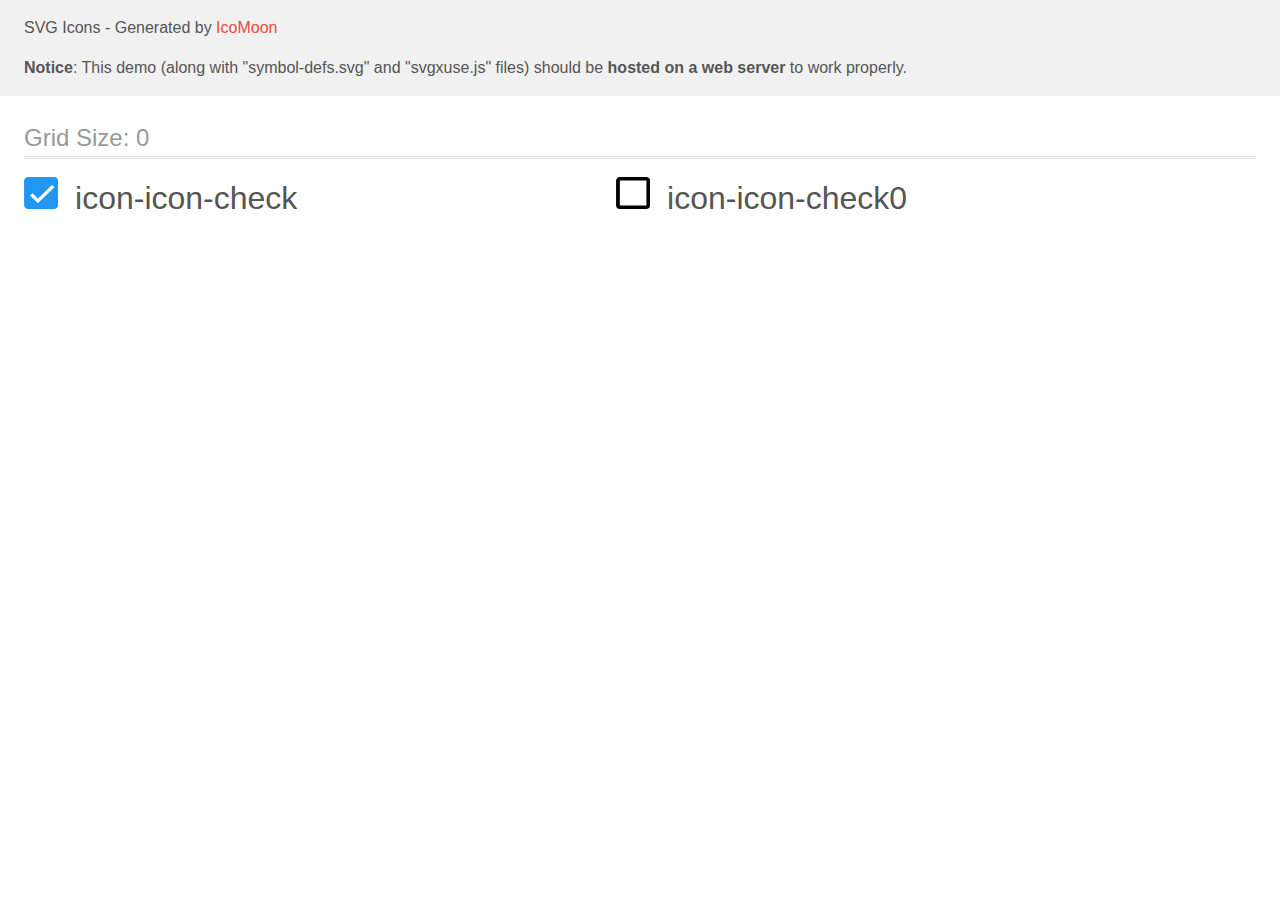
<file: images/icons/icomoon3zip/demo-external-svg.html>
<!doctype html>
<html>
<head>
    <title>IcoMoon - SVG Icons</title>
    <meta charset="utf-8">
    <meta name="viewport" content="width=device-width, initial-scale=1">
    <link rel="stylesheet" href="demo-files/demo.css">
    <link rel="stylesheet" href="style.css">
</head>
<body>
<header class="bgc1 clearfix">
<div class="mhl">
    <p>SVG Icons - Generated by <a href="https://icomoon.io/app">IcoMoon</a></p><p><strong>Notice</strong>: This demo (along with "symbol-defs.svg" and "svgxuse.js" files) should be <b>hosted on a web server</b> to work properly.</p>
</div>
</header>
    <div class="clearfix mhl ptl">
        <h1 class="mvm mtn fgc1">Grid Size: 0</h1>
        <div class="glyph fs1">
            <div class="clearfix pbs">
                <svg class="icon icon-icon-check"><use xlink:href="symbol-defs.svg#icon-icon-check"></use></svg><span class="name"> icon-icon-check</span>
            </div>
        </div>
        <div class="glyph fs1">
            <div class="clearfix pbs">
                <svg class="icon icon-icon-check0"><use xlink:href="symbol-defs.svg#icon-icon-check0"></use></svg><span class="name"> icon-icon-check0</span>
            </div>
        </div>
  </div>
<script defer src="svgxuse.js"></script>
</body>
</html>
</file>
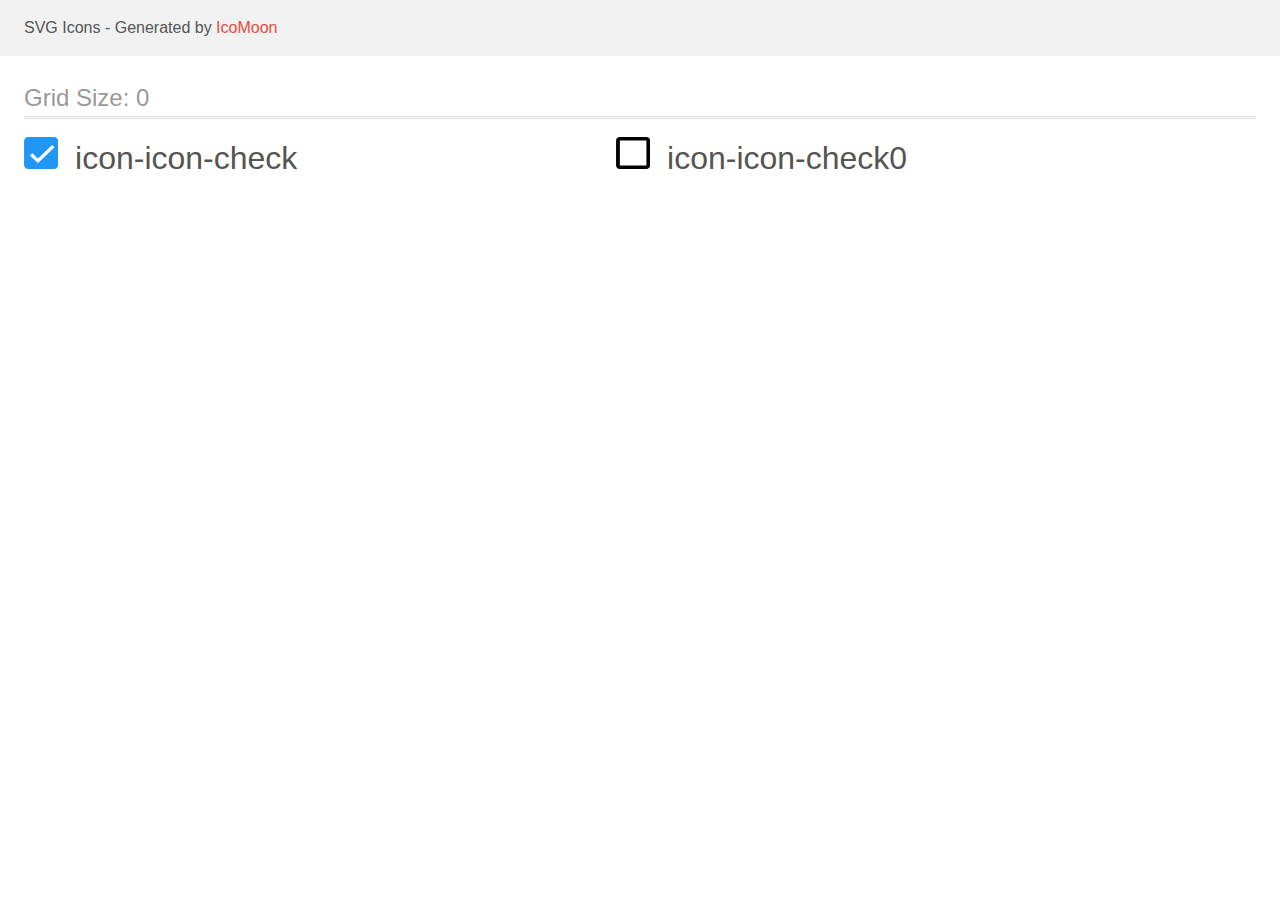
<file: images/icons/icomoon3zip/demo.html>
<!doctype html>
<html>
<head>
    <title>IcoMoon - SVG Icons</title>
    <meta charset="utf-8">
    <meta name="viewport" content="width=device-width, initial-scale=1">
    <link rel="stylesheet" href="demo-files/demo.css">
    <link rel="stylesheet" href="style.css">
</head>
<body>
<svg aria-hidden="true" style="position: absolute; width: 0; height: 0; overflow: hidden;" version="1.1" xmlns="http://www.w3.org/2000/svg" xmlns:xlink="http://www.w3.org/1999/xlink">
<defs>
<symbol id="icon-icon-check" viewBox="0 0 34 32">
<path fill="#2196f3" style="fill: var(--color1, #2196f3)" d="M4.267 0h25.6c2.356 0 4.267 1.91 4.267 4.267v23.467c0 2.356-1.91 4.267-4.267 4.267h-25.6c-2.356 0-4.267-1.91-4.267-4.267v-23.467c0-2.356 1.91-4.267 4.267-4.267z"></path>
<path fill="#fff" style="fill: var(--color2, #fff); stroke: var(--color2, #fff)" stroke="#fff" stroke-linejoin="miter" stroke-linecap="butt" stroke-miterlimit="4" stroke-width="0.4267" d="M8.442 16.537l-0.147-0.14-2.205 2.088 7.767 7.41 16.318-15.567-2.19-2.089-14.128 13.465-5.416-5.167z"></path>
</symbol>
<symbol id="icon-icon-check0" viewBox="0 0 34 32">
<path d="M30.341 3.556v24.889h-26.548v-24.889h26.548zM30.341 0h-26.548c-2.086 0-3.793 1.6-3.793 3.556v24.889c0 1.956 1.707 3.556 3.793 3.556h26.548c2.086 0 3.793-1.6 3.793-3.556v-24.889c0-1.956-1.707-3.556-3.793-3.556z"></path>
</symbol>
</defs>
</svg>

<header class="bgc1 clearfix">
<div class="mhl">
    <p>SVG Icons - Generated by <a href="https://icomoon.io/app">IcoMoon</a></p>
</div>
</header>
    <div class="clearfix mhl ptl">
        <h1 class="mvm mtn fgc1">Grid Size: 0</h1>
        <div class="glyph fs1">
            <div class="clearfix pbs">
                <svg class="icon icon-icon-check"><use xlink:href="#icon-icon-check"></use></svg><span class="name"> icon-icon-check</span>
            </div>
        </div>
        <div class="glyph fs1">
            <div class="clearfix pbs">
                <svg class="icon icon-icon-check0"><use xlink:href="#icon-icon-check0"></use></svg><span class="name"> icon-icon-check0</span>
            </div>
        </div>
  </div>
<script defer src="svgxuse.js"></script>
</body>
</html>
</file>
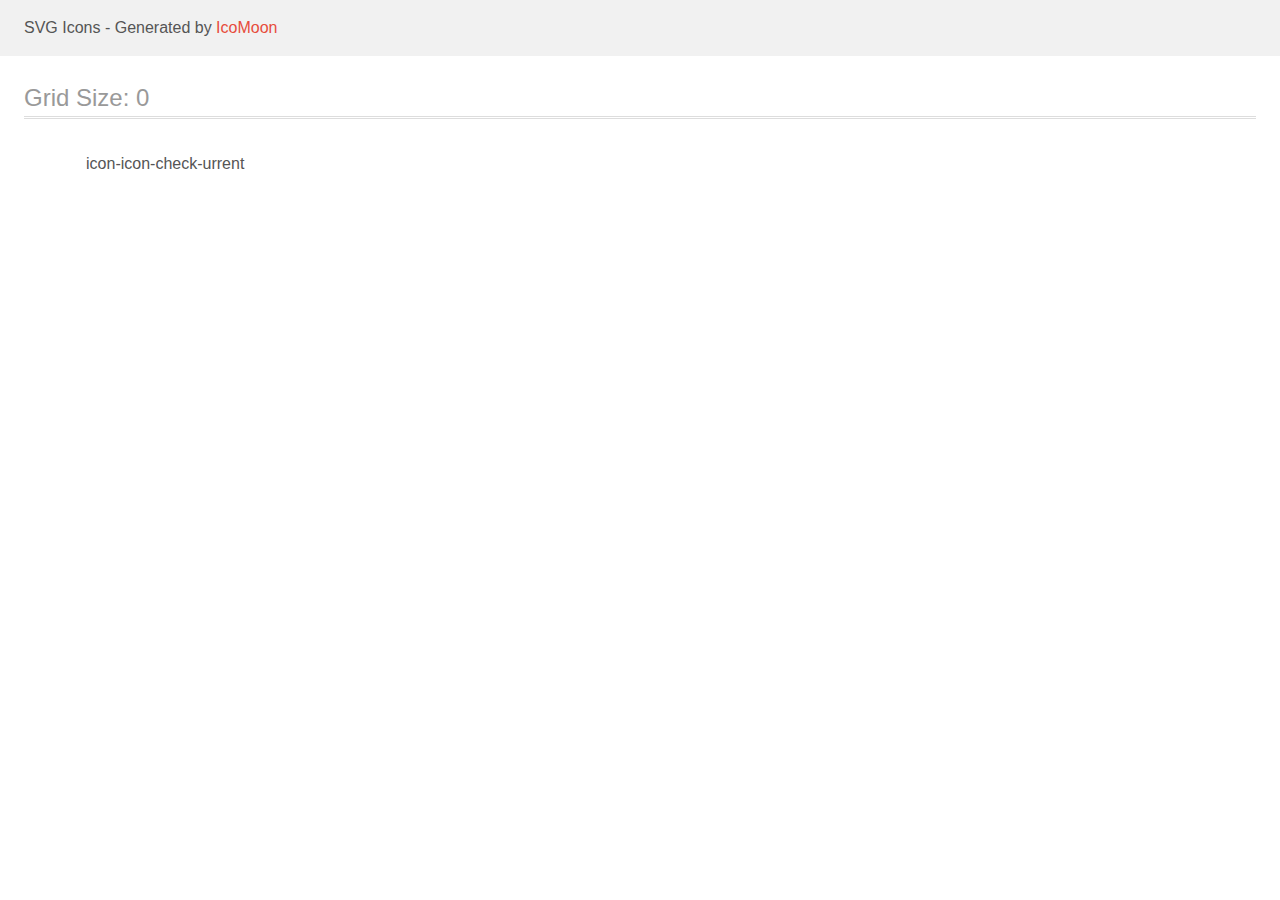
<file: images/icons/icomoon4/demo.html>
<!doctype html>
<html>
<head>
    <title>IcoMoon - SVG Icons</title>
    <meta charset="utf-8">
    <meta name="viewport" content="width=device-width, initial-scale=1">
    <link rel="stylesheet" href="demo-files/demo.css">
    <link rel="stylesheet" href="style.css">
</head>
<body>
<svg aria-hidden="true" style="position: absolute; width: 0; height: 0; overflow: hidden;" version="1.1" xmlns="http://www.w3.org/2000/svg" xmlns:xlink="http://www.w3.org/1999/xlink">
<defs>
<symbol id="icon-icon-check-urrent" viewBox="0 0 42 32">
<path fill="#fff" style="fill: var(--color1, #fff); stroke: var(--color1, #fff)" stroke="#fff" stroke-linejoin="miter" stroke-linecap="butt" stroke-miterlimit="4" stroke-width="0.64" d="M6.263 15.205l-0.22-0.21-3.307 3.132 11.651 11.114 24.477-23.351-3.285-3.134-21.192 20.197-8.124-7.75z"></path>
</symbol>
</defs>
</svg>

<header class="bgc1 clearfix">
<div class="mhl">
    <p>SVG Icons - Generated by <a href="https://icomoon.io/app">IcoMoon</a></p>
</div>
</header>
    <div class="clearfix mhl ptl">
        <h1 class="mvm mtn fgc1">Grid Size: 0</h1>
        <div class="glyph fs1">
            <div class="clearfix pbs">
                <svg class="icon icon-icon-check-urrent"><use xlink:href="#icon-icon-check-urrent"></use></svg><span class="name"> icon-icon-check-urrent</span>
            </div>
        </div>
  </div>
<script defer src="svgxuse.js"></script>
</body>
</html>
</file>
<file: css/styles.css>
/* Палитра
+ primary BG цвет фона #ffffff
+ footer BG цвет фона футера и эффективные решения для бизнеса #2F303A
+ team цвет фона раздела наша команда #F5F4FA
+ logo цвет лого #000000
+ secondary вторичный цвет текста #212121 
+ main-text основной цвет текста #757575 
+ third белый #FFFFFF
+ accent акцент #2196F3
+ link-secondary вторичный белый rgba(255, 255, 255, 0.6)
*/

:root {
   --main-text-color: #757575;
   --secondary-text-color: #212121;
   --white-text-color: #ffffff;
   --logo-color: #000000;
   --white-background-color: #ffffff;
   --secondary-background-color: #f5f4fa;
   --services-color: rgba(47, 48, 58, 0.8);
   --footer-background-color: #2f303a;
   --footer-text-color: rgba(255, 255, 255, 1);
   --accent-color: #2196f3;
   --accent-modal-btn-color: #188CE8;
   --secondary-link-color: rgba(255, 255, 255, 0.6);
   --border-color: #ececec;
   --secondary-border-color: #eeeeee;
   --icon-color: #AFB1B8;
   --icon-bg-color: #44454E;
   --accent-hover-color: rgba(33, 150, 243, 0.9);
   --overlay-color: rgba(0, 0, 0, 0.2);
   --modal-color: rgba(0, 0, 0, 0.1);
   --modal-border-color: rgba(33, 33, 33, 0.2);
   --textarea-color: rgba(117, 117, 117, 0.5);


   --timing-function: cubic-bezier(0.4, 0, 0.2, 1);

}

/* ------------------------------- скрытие ------------------------------- */
.visually-hidden {
   position: absolute;
   width: 1px;
   height: 1px;
   margin: -1px;
   border: 0;
   padding: 0;

   white-space: nowrap;
   clip-path: inset(100%);
   clip: rect(0 0 0 0);
   overflow: hidden;
}

/* ------------------------------- Общая стилизация ------------------------------- */
body {
   font-family: Roboto, sans-serif;
   font-size: 14px;
   line-height: 1.71;
   letter-spacing: 0.03em;

   background-color: var(--white-background-color);
   color: var(--main-text-color);
}

.list {
   padding: 0;
   margin: 0;
   list-style: none;

}

.container {
   margin-left: auto;
   margin-right: auto;
   width: 1200px;
   padding-left: 15px;
   padding-right: 15px;

   /* outline: #2196f3 solid 2px; */
}

.section {
   padding-top: 94px;
   padding-bottom: 94px;
}

/* ------------------------------- Стилизация хедера ------------------------------- */

.header-page {
   border-bottom: 1px solid var(--border-color);
}

.nav-container {
   display: flex;
   align-items: center;
}

/*---------------- Стилизация логотипа ---------------- */
.logo-accent {
   text-decoration: none;
   font-family: Raleway, sans-serif;
   font-weight: 700;
   font-size: 26px;
   line-height: 1.19;

   color: var(--accent-color);
}

.logo-black {
   text-decoration: none;
   font-family: Raleway, sans-serif;
   font-weight: 700;
   font-size: 26px;
   line-height: 1.19;

   color: var(--logo-color);
}

/*---------------- Стилизация менюшки ----------------*/

.site-nav__list {
   display: flex;
   margin-top: 0;
   margin-bottom: 0;
   margin-left: 93px;
}


.site-nav__item:not(:last-child) {
   margin-right: 50px;
}


.site-nav__link {
   display: block;
   padding-top: 32px;
   padding-bottom: 32px;

   text-decoration: none;
   font-weight: 500;
   font-size: 14px;
   line-height: 1.14;
   letter-spacing: 0.02em;

   color: var(--secondary-text-color);

   transition: color 250ms var(--timing-function);
}

.site-nav__link:hover,
.site-nav__link:focus {
   color: var(--accent-color);
}

.site-nav__link--active {
   position: relative;
   color: var(--accent-color);
}

.site-nav__link--active::after {
   content: '';

   position: absolute;
   left: 0;
   bottom: -1px;

   display: inline-block;
   width: 100%;
   height: 4px;

   border-radius: 2px;

   background-color: var(--accent-color);
}

/*---------------- Стилизация контактов в хедере ----------------*/

.contacts-list {
   display: flex;

   margin-top: 0;
   margin-bottom: 0;
   margin-left: auto;
}

.contacts-list__item:not(:last-child) {
   margin-right: 50px;
}

.contacts-list__link {
   text-decoration: none;
   font-weight: 500;
   font-size: 14px;
   line-height: 1.14;
   letter-spacing: 0.02em;

   color: var(--main-text-color);
   fill: var(--main-text-color);

   transition: color 250ms var(--timing-function),
      fill 250ms var(--timing-function);


}

.contacts-list__link:hover,
.contacts-list__link:focus {
   color: var(--accent-color);
   fill: var(--accent-color);
}

.contacts-list__icon {
   margin-right: 10px;

}

/* ------------------------------- Стилизация MAIN: основная информация страницы ------------------------------- */

/*---------------- Стилизация раздела Hero ----------------*/
.hero {
   max-width: 1600px;
   height: 600px;
   margin-left: auto;
   margin-right: auto;
   padding-top: 200px;
   padding-bottom: 200px;

   text-align: center;
   background-color: var(--footer-background-color);
   background-image: linear-gradient(to right,
         rgba(47, 48, 58, 0.4),
         rgba(47, 48, 58, 0.4)),
      url('../images/bgimg.jpg');
   background-repeat: no-repeat;
   background-position: center;
   background-size: cover;

}

.hero__title {
   margin-top: 0;
   margin-bottom: 30px;
   margin-left: auto;
   margin-right: auto;
   width: 696px;

   font-weight: 900;
   font-size: 44px;
   line-height: 1.36;
   text-align: center;
   letter-spacing: 0.06em;
   text-transform: uppercase;

   color: var(--white-text-color);
}

.hero__btn {

   padding: 10px 32px;
   min-width: 200px;
   text-align: center;

   font-family: inherit;
   font-weight: 700;
   font-size: 16px;
   line-height: 1.88;
   letter-spacing: 0.06em;
   border: 1px solid transparent;
   border-radius: 4px;

   color: var(--white-text-color);
   background-color: var(--accent-color);

   cursor: pointer;

}

/*---------------- -------------- Стилизация модалки -------------- ----------------*/
.backdrop {
   position: fixed;
   top: 0;
   left: 0;
   width: 100%;
   height: 100%;

   background-color: var(--overlay-color);

   z-index: 2;

   transition: opacity 250ms var(--timing-function),
      visibility 250ms var(--timing-function),
      transform 250ms var(--timing-function);


}

.is-hidden {
   visibility: hidden;
   opacity: 0;
   pointer-events: none;
}

.modal {
   position: absolute;
   top: 50%;
   left: 50%;
   padding: 40px;
   transform: translate(-50%, -50%);

   width: 528px;
   min-height: 581px;

   background-color: var(--white-background-color);
   box-shadow: 0px 1px 3px rgba(0, 0, 0, 0.12), 0px 1px 1px rgba(0, 0, 0, 0.14), 0px 2px 1px rgba(0, 0, 0, 0.2);
   border-radius: 4px;
}

.modal-title {
   margin: 0;
   margin-bottom: 12px;

   font-weight: 700;
   font-size: 20px;
   line-height: 1.15;
   text-align: center;
   letter-spacing: 0.03em;
   color: var(--secondary-text-color);
}

.modal-form {
   width: 448px;
   margin-left: auto;
   margin-right: auto;
}

.modal-form__label {
   position: relative;
   display: flex;
   flex-direction: column;
   margin-bottom: 10px;

   font-weight: 400;
   font-size: 12px;
   line-height: 1.15;
   letter-spacing: 0.01em;
}

.modal-form__label:focus-within .modal-form__icon,
.modal-form__label:hover .modal-form__icon {
   fill: var(--accent-color);
}

.modal-form__label--margin {
   margin-bottom: 20px;
}

.modal-form__input {
   display: flex;
   justify-content: center;
   height: 40px;
   margin-top: 4px;
   padding-left: 42px;

   border: 1px solid var(--modal-border-color);
   border-radius: 4px;

   transition: border 250ms var(--timing-function);
   outline: none;

}

.modal-form__input:focus,
.modal-form__input:hover {
   border: 1px solid var(--accent-color);

}

.modal-form__icon {
   position: absolute;
   bottom: 11px;
   left: 12px;

   display: inline-block;
   width: 18px;
   height: 18px;

   transition: fill 250ms var(--timing-function);

}

.modal-form__textarea {
   display: flex;
   flex-direction: column;
   height: 120px;

   padding: 11px 15px;

   margin-top: 4px;

   border: 1px solid var(--modal-border-color);
   border-radius: 4px;
   transition: border 250ms var(--timing-function);

   resize: none;
   outline: none;
}

.modal-form__textarea:focus-within,
.modal-form__textarea:hover {
   border: 1px solid var(--accent-color);
}

.modal-form__textarea::placeholder {
   font-weight: 400;
   font-size: 14px;
   line-height: 1.14;
   letter-spacing: 0.01em;
   color: var(--textarea-color);
}


.modal-form__agreement {
   display: flex;
   align-items: center;
   justify-content: center;

   margin-bottom: 30px;

   font-size: 14px;
   line-height: 1.71;
   letter-spacing: 0.03em;
}

.modal-form__checkbox {
   position: absolute;
   width: 1px;
   height: 1px;
   margin: -1px;
   border: 0;
   padding: 0;

   white-space: nowrap;
   clip-path: inset(100%);
   clip: rect(0 0 0 0);
   overflow: hidden;

   font-size: 14px;
   line-height: 1.71;
   letter-spacing: 0.03em;

}

.modal-form__checkmark {
   display: inline-block;
   width: 16px;
   height: 15px;
   margin-right: 7px;

   border: 2px solid var(--secondary-text-color);
   border-radius: 2px;

}

.modal-form__checkbox:checked+.modal-form__checkmark {
   border-color: var(--accent-color);

   background-color: var(--accent-color);
   background-image: url(../images/icons/icon\ check000.svg);
   background-size: contain;
   background-origin: border-box;
}

.modal-form__link {
   color: var(--accent-color);
}


.modal-form__btn {
   display: flex;
   margin-left: auto;
   margin-right: auto;
   padding-top: 10px;
   padding-bottom: 10px;
   min-width: 200px;
   justify-content: center;

   font-family: inherit;
   font-weight: 700;
   font-size: 16px;
   line-height: 1.88;
   letter-spacing: 0.06em;
   border: 1px solid transparent;
   border-radius: 4px;

   color: var(--white-text-color);
   background-color: var(--accent-color);

   cursor: pointer;

   transition: background-color 250ms var(--timing-function),
      box-shadow 250ms var(--timing-function),
      border-radius 250ms var(--timing-function);
}

.modal-form__btn:hover,
.modal-form__btn:focus {
   background-color: var(--accent-modal-btn-color);
   box-shadow: 0px 4px 4px rgba(0, 0, 0, 0.15);
   border-radius: 4px;
}


.modal-form__close {
   position: absolute;
   top: 0;
   right: 0;
   width: 30px;
   height: 30px;

   margin-right: 8px;
   margin-top: 8px;

   display: flex;
   justify-content: center;
   align-items: center;

   border-radius: 50%;
   border: 1px solid var(--modal-color);
   background-color: var(--white-background-color);
   color: var(--modal-color);

   transition: fill 250ms var(--timing-function);
}


.modal-form__close:hover,
.modal-form__close:focus {
   fill: var(--accent-color);
}



/*---------------- Стилизация раздела преимуществ ----------------*/
.advantages-section {
   padding-bottom: 0;
}

.advantages-section__title {
   margin-top: 0;
   margin-bottom: 50px;

   font-size: 36px;
   line-height: 1.16;
   text-align: center;

   color: var(--secondary-text-color);
}

.advantages-list {
   display: flex;
   margin-top: 0;
   margin-bottom: 0;
}

.advantages-list__item {
   width: 270px;

   /* outline: 1px solid blueviolet; */
}

.advantages-list__item:not(:last-child) {
   margin-right: 30px;
}

.advantages-list__box {
   width: 100%;
   height: 120px;
   margin-bottom: 30px;

   display: flex;
   justify-content: center;
   align-items: center;

   background-color: var(--secondary-background-color);

   /* outline: 1px solid blueviolet; */
}


.advantages-list__title {
   margin-top: 0;
   margin-bottom: 10px;

   font-size: 14px;
   line-height: 1.14;
   text-transform: uppercase;

   color: var(--secondary-text-color);
}

.advantages-list__text {
   margin-top: 0;
   margin-bottom: 0;

   color: var(--main-text-color);
}

/*---------------- Стилизация раздела c услугами ----------------*/

.services-section__title {
   text-align: center;
   margin-top: 0;
   margin-bottom: 50px;

   font-size: 36px;
   line-height: 1.16;

   color: var(--secondary-text-color);
}

.services-list {
   display: flex;
}

.services-list__item:not(:last-child) {
   margin-right: 30px;
}

.services-list__item {
   position: relative;
}

.services-list__img {
   display: block;
}

.services-list__box {
   position: absolute;
   bottom: 0;
   left: 0;
   width: 100%;
   height: 70px;

   display: flex;
   align-items: center;
   justify-content: center;

   font-weight: 700;
   font-size: 14px;
   line-height: 1.14;
   text-align: center;
   letter-spacing: 0.03em;
   text-transform: uppercase;

   color: var(--white-text-color);
   background-color: var(--services-color);

}

/*---------------- Стилизация раздела c командой ----------------*/
.team-section {
   background-color: var(--secondary-background-color);
}

.team-section__title {
   text-align: center;

   margin-top: 0;
   margin-bottom: 50px;

   font-size: 36px;
   line-height: 1.16;

   color: var(--secondary-text-color);
}

.team-list {
   display: flex;
}

.team-list__item {
   background-color: var(--white-background-color);
   box-shadow: 0px 1px 3px rgba(0, 0, 0, 0.12), 0px 1px 1px rgba(0, 0, 0, 0.14),
      0px 2px 1px rgba(0, 0, 0, 0.2);
   border-radius: 0px 0px 4px 4px;
}

.team-list__item:not(:last-child) {
   margin-right: 30px;
}

.team-list__description {
   padding-top: 30px;
   padding-bottom: 30px;
}

.team-list__title {
   margin-top: 0;
   margin-bottom: 10px;

   font-weight: 500;
   font-size: 16px;
   line-height: 1.18;
   text-align: center;

   color: var(--secondary-text-color);
}

.team-list__text {
   margin-top: 0;
   margin-bottom: 16px;

   font-size: 16px;
   line-height: 1.18;
   text-align: center;

   color: var(--main-text-color);
}

.social-icon__list {
   list-style: none;
   display: flex;
   justify-content: center;
   align-items: center;

   padding: 0;

}

.social-icon__item:not(:last-child) {
   margin-right: 10px;
}

.social-icon__link {
   display: flex;
   justify-content: center;
   align-items: center;
   width: 44px;
   height: 44px;
   border-radius: 50%;


   margin-left: auto;
   margin-right: auto;

   fill: var(--icon-color);
   transition: background-color 250ms var(--timing-function),
      fill 250ms var(--timing-function);

}

.social-icon__link:hover,
.social-icon__link:focus {
   fill: var(--white-text-color);
   background-color: var(--accent-color);

}

/* Стилизация раздела с клиентами */

.clients-section__title {
   text-align: center;

   margin-top: 0;
   margin-bottom: 50px;

   font-size: 36px;
   line-height: 1.16;

   color: var(--secondary-text-color);
}

.clients-list {
   display: flex;
   justify-content: center;
   align-items: center;
}

.clients-list__item:not(:last-child) {
   margin-right: 30px;
}

.clients-list__link {
   display: flex;
   width: 170px;
   height: 92px;
   justify-content: center;
   align-items: center;

   border: 1px solid var(--icon-color);
   border-radius: 4px;

   fill: var(--icon-color);
   transition: border 250ms var(--timing-function),
      fill 250ms var(--timing-function);

}

.clients-list__link:hover,
.clients-list__link:focus {
   fill: var(--accent-color);
   border: 1px solid var(--accent-color);
}

/* ------------------------------- Стилизация футера ------------------------------- */
.footer-page {
   /* padding-top: 60px; */
   padding-bottom: 60px;

   background-color: var(--footer-background-color);
}

.footer-box {
   display: flex;
}

.address-box {
   margin-right: 70px;
   padding-top: 60px;
}

.logo-white {
   display: inline-block;
   margin-bottom: 20px;
   /* padding-top: 60px; */

   font-family: Raleway, sans-serif;
   font-weight: 700;
   font-size: 26px;
   line-height: 1.19;

   color: var(--white-text-color);
}

.address-list__item:not(:last-child) {
   margin-bottom: 9px;
}

.address-list__link {
   font-style: normal;
   text-decoration: none;

   color: var(--white-text-color);

   transition: color 250ms var(--timing-function);
}

.address-list__link:hover,
.address-list__link:focus {
   color: var(--accent-color);
}

.address-list__contacts {
   font-style: normal;
   text-decoration: none;

   color: var(--secondary-link-color);
   transition: color 250ms var(--timing-function);
}

.address-list__contacts:hover,
.address-list__contacts:focus {
   color: var(--accent-color);
}


.join-box {
   padding-top: 72px;
   margin-right: 93px;
}

.footer-title {
   margin-top: 0;
   margin-bottom: 20px;

   font-size: 14px;
   line-height: 1;
   text-transform: uppercase;

   color: var(--footer-text-color);
}

.join-icon__list {
   list-style: none;
   display: flex;
   justify-content: center;
   align-items: center;

   padding: 0;

}

.join-icon__item:not(:last-child) {
   margin-right: 10px;
}

.join-icon__link {
   display: flex;
   justify-content: center;
   align-items: center;
   width: 44px;
   height: 44px;
   border-radius: 50%;

   margin-left: auto;
   margin-right: auto;

   fill: var(--white-text-color);
   background-color: var(--icon-bg-color);

   transition: fill 250ms var(--timing-function),
      background-color 250ms var(--timing-function);

}

.join-icon__link:hover,
.join-icon__link:focus {
   fill: var(--white-text-color);
   background-color: var(--accent-color);

}


.mail-box {
   padding-top: 72px;
}

.mail-form {
   display: flex;
}

.mail-form__label {
   margin-right: 12px;


}

.mail-form__input {
   width: 358px;
   height: 50px;
   padding: 15px 16px;
   outline: none;


   font-family: inherit;
   font-weight: 400;
   font-size: 16px;
   line-height: 1.88;
   letter-spacing: 0.06em;
   background-color: transparent;
   color: var(--white-background-color);


   border: 1px solid rgba(255, 255, 255, 0.3);
   filter: drop-shadow(0px 4px 4px rgba(0, 0, 0, 0.15));
   border-radius: 4px;
}

.mail-form__input::placeholder {
   font-size: 16px;
   line-height: 1.25;
   letter-spacing: 0.03em;
   color: rgba(255, 255, 255, 0.6);

}

.mail-form__btn {
   display: flex;
   justify-content: center;
   align-items: center;

   min-width: 200px;
   height: 50px;


   font-family: inherit;
   font-weight: 700;
   font-size: 16px;
   line-height: 1.88;
   letter-spacing: 0.06em;
   border: 1px solid transparent;
   border-radius: 4px;

   color: var(--white-text-color);
   background-color: var(--accent-color);

   cursor: pointer;
}

.mail-form__svg {
   margin-left: 10px;
}

/* ---------------------------------------- Стилизация cтраницы ПОРТФОЛИО ---------------------------------------- */
.projects-section {
   text-align: center;
}

.projects-section__title {
   text-align: center;

   margin-top: 0;
   margin-bottom: 50px;

   font-size: 36px;
   line-height: 1.16;

   color: var(--secondary-text-color);
}

.filter-list {
   display: flex;
   justify-content: center;

   margin-top: 0;
   margin-bottom: 50px;
}

.filter-list__item:not(:last-child) {
   margin-right: 8px;
}

.filter-list__btn {
   padding: 6px 22px;

   cursor: pointer;

   font-family: 'Roboto', sans-serif;
   font-weight: 500;
   font-size: 16px;
   line-height: 1.62;
   letter-spacing: 0.03em;

   color: var(--secondary-text-color);
   background-color: var(--secondary-background-color);
   border-radius: 4px;
   border: 0;

   transition: background-color 250ms var(--timing-function),
      color 250ms var(--timing-function),
      box-shadow 250ms var(--timing-function),
      border-radius 250ms var(--timing-function);


   /* outline: 1px solid blueviolet; */
}

.filter-list__btn:hover,
.filter-list__btn:focus {
   color: var(--white-text-color);
   background-color: var(--accent-color);
   box-shadow: 0px 3px 1px rgba(0, 0, 0, 0.1), 0px 1px 2px rgba(0, 0, 0, 0.08),
      0px 2px 2px rgba(0, 0, 0, 0.12);
   border-radius: 4px;
}

.projects-list {
   display: flex;
   flex-wrap: wrap;
}

.projects-list__item {
   width: calc((100% - 60px) / 3);
   margin-right: 30px;
   margin-bottom: 30px;


   /* outline: rgb(83, 246, 83) solid 2px; */
}


.projects-list__item:nth-child(3n) {
   margin-right: 0;
}

.projects-list__item:nth-last-child(-n + 3) {
   margin-bottom: 0;
}

.projects-list__link {
   display: inline-block;
   text-decoration: none;

   transition: box-shadow 250ms var(--timing-function);
}

.projects-list__link:hover,
.projects-list__link:focus {
   box-shadow: 0px 1px 1px rgba(0, 0, 0, 0.12), 0px 4px 4px rgba(0, 0, 0, 0.06), 1px 4px 6px rgba(0, 0, 0, 0.16);
}


.projects-list__box {
   position: relative;
   overflow: hidden;

}

.projects-list__img {
   display: block;

}

.projects-list__tip {
   position: absolute;
   width: 100%;
   height: 100%;
   top: -100%;
   left: 0;

   margin-top: 0;
   margin-bottom: 0;
   padding: 63px 24px;
   text-align: left;

   font-style: normal;
   font-weight: 400;
   font-size: 18px;
   line-height: 1.56;
   letter-spacing: 0.03em;

   background-color: var(--accent-hover-color);
   color: var(--white-text-color);

   opacity: 1;

   transform: translateY(200%);

   transition: transform 250ms var(--timing-function);
}

.projects-list__link:hover .projects-list__tip {
   transform: translateY(100%);
}

.projects-list__description {
   padding: 20px 24px 20px 24px;

   border-left: 1px solid var(--secondary-border-color);
   border-right: 1px solid var(--secondary-border-color);
   border-bottom: 1px solid var(--secondary-border-color);
}

.projects-list__title {
   margin-top: 0;
   margin-bottom: 4px;

   font-size: 18px;
   line-height: 2;
   letter-spacing: 0.06em;
   text-align: left;

   color: var(--secondary-text-color);
}

.projects-list__text {
   margin-top: 0;
   margin-bottom: 0;
   margin-left: 0;

   font-size: 16px;
   line-height: 1.88;
   text-align: left;

   color: var(--main-text-color);
}
</file>
<file: images/icons/icomoon/demo-files/demo.css>
body {
  padding: 0;
  margin: 0;
  font-family: sans-serif;
  font-size: 1em;
  line-height: 1.5;
  color: #555;
  background: #fff;
}
h1 {
  font-size: 1.5em;
  font-weight: normal;
  box-shadow: 0 1px #ddd, 0 2px #fff, 0 3px #ddd;
}
small {
  font-size: .66666667em;
}
a {
  color: #e74c3c;
  text-decoration: none;
}
a:hover, a:focus {
  box-shadow: 0 1px #e74c3c;
}
.bshadow0, input {
  box-shadow: inset 0 -2px #e7e7e7;
}
input:hover {
  box-shadow: inset 0 -2px #ccc;
}
input, fieldset {
  font-size: 1em;
  margin: 0;
  padding: 0;
  border: 0;
}
input {
  color: inherit;
  line-height: 1.5;
  height: 1.5em;
  padding: .25em 0;
}
input:focus {
  outline: none;
  box-shadow: inset 0 -2px #449fdb;
}
.glyph {
  font-size: 16px;
  margin-right: 1.5em;
  float: left;
  width: 17em;
}
svg {
  color: #000;
}
.liga {
  width: 80%;
  width: calc(100% - 2.5em);
}
.talign-right {
  text-align: right;
}
.talign-center {
  text-align: center;
}
.bgc1 {
  background: #f1f1f1;
}
.fgc0 {
  color: #000;
}
.fgc1 {
  color: #999;
}
p {
  margin-top: 1em;
  margin-bottom: 1em;
}
.mvm {
  margin-top: .75em;
  margin-bottom: .75em;
}
.mtn {
  margin-top: 0;
}
.mtl, .mal {
  margin-top: 1.5em;
}
.mbl, .mal {
  margin-bottom: 1.5em;
}
.mal, .mhl {
  margin-left: 1.5em;
  margin-right: 1.5em;
}
.mhmm {
  margin-left: 1em;
  margin-right: 1em;
}
.ptl {
  padding-top: 1.5em;
}
.pbs, .pvs {
  padding-bottom: .25em;
}
.pvs, .pts {
  padding-top: .25em;
}
.unit {
  float: left;
}
.unitRight {
  float: right;
}
.size1of2 {
  width: 50%;
}
.size1of1 {
  width: 100%;
}
.clearfix:before, .clearfix:after {
  content: " ";
  display: table;
}
.clearfix:after {
  clear: both;
}
.hidden-true {
  display: none;
}
.textbox0 {
  width: 3em;
  background: #f1f1f1;
  padding: .25em .5em;
  line-height: 1.5;
  height: 1.5em;
}
.fs0 {
  font-size: 16px;
}
.fs1 {
  font-size: 32px;
}
.name {
  margin-left: .25em;
}
</file>
<file: images/icons/icomoon/style.css>
.icon {
  display: inline-block;
  width: 1em;
  height: 1em;
  stroke-width: 0;
  stroke: currentColor;
  fill: currentColor;
}

/* ==========================================
Single-colored icons can be modified like so:
.icon-name {
  font-size: 32px;
  color: red;
}
========================================== */

.icon-Logo-1 {
  width: 1.7666015625em;
}

.icon-Logo-2 {
  width: 1.7666015625em;
}

.icon-Logo-3 {
  width: 1.7666015625em;
}

.icon-Logo-4 {
  width: 1.7666015625em;
}

.icon-Logo-5 {
  width: 1.7666015625em;
}

.icon-Logo {
  width: 1.7666015625em;
}

.icon-mail {
  width: 1.3330078125em;
}

.icon-tel {
  width: 0.625em;
}
</file>
<file: images/icons/icomoon3zip/demo-files/demo.css>
body {
  padding: 0;
  margin: 0;
  font-family: sans-serif;
  font-size: 1em;
  line-height: 1.5;
  color: #555;
  background: #fff;
}
h1 {
  font-size: 1.5em;
  font-weight: normal;
  box-shadow: 0 1px #ddd, 0 2px #fff, 0 3px #ddd;
}
small {
  font-size: .66666667em;
}
a {
  color: #e74c3c;
  text-decoration: none;
}
a:hover, a:focus {
  box-shadow: 0 1px #e74c3c;
}
.bshadow0, input {
  box-shadow: inset 0 -2px #e7e7e7;
}
input:hover {
  box-shadow: inset 0 -2px #ccc;
}
input, fieldset {
  font-size: 1em;
  margin: 0;
  padding: 0;
  border: 0;
}
input {
  color: inherit;
  line-height: 1.5;
  height: 1.5em;
  padding: .25em 0;
}
input:focus {
  outline: none;
  box-shadow: inset 0 -2px #449fdb;
}
.glyph {
  font-size: 16px;
  margin-right: 1.5em;
  float: left;
  width: 17em;
}
svg {
  color: #000;
}
.liga {
  width: 80%;
  width: calc(100% - 2.5em);
}
.talign-right {
  text-align: right;
}
.talign-center {
  text-align: center;
}
.bgc1 {
  background: #f1f1f1;
}
.fgc0 {
  color: #000;
}
.fgc1 {
  color: #999;
}
p {
  margin-top: 1em;
  margin-bottom: 1em;
}
.mvm {
  margin-top: .75em;
  margin-bottom: .75em;
}
.mtn {
  margin-top: 0;
}
.mtl, .mal {
  margin-top: 1.5em;
}
.mbl, .mal {
  margin-bottom: 1.5em;
}
.mal, .mhl {
  margin-left: 1.5em;
  margin-right: 1.5em;
}
.mhmm {
  margin-left: 1em;
  margin-right: 1em;
}
.ptl {
  padding-top: 1.5em;
}
.pbs, .pvs {
  padding-bottom: .25em;
}
.pvs, .pts {
  padding-top: .25em;
}
.unit {
  float: left;
}
.unitRight {
  float: right;
}
.size1of2 {
  width: 50%;
}
.size1of1 {
  width: 100%;
}
.clearfix:before, .clearfix:after {
  content: " ";
  display: table;
}
.clearfix:after {
  clear: both;
}
.hidden-true {
  display: none;
}
.textbox0 {
  width: 3em;
  background: #f1f1f1;
  padding: .25em .5em;
  line-height: 1.5;
  height: 1.5em;
}
.fs0 {
  font-size: 16px;
}
.fs1 {
  font-size: 32px;
}
.name {
  margin-left: .25em;
}
</file>
<file: images/icons/icomoon3zip/style.css>
.icon {
  display: inline-block;
  width: 1em;
  height: 1em;
  stroke-width: 0;
  stroke: currentColor;
  fill: currentColor;
}

/* ==========================================
Single-colored icons can be modified like so:
.icon-name {
  font-size: 32px;
  color: red;
}
========================================== */

.icon-icon-check {
  width: 1.06640625em;
}

.icon-icon-check0 {
  width: 1.06640625em;
}
</file>
<file: images/icons/icomoon4/demo-files/demo.css>
body {
  padding: 0;
  margin: 0;
  font-family: sans-serif;
  font-size: 1em;
  line-height: 1.5;
  color: #555;
  background: #fff;
}
h1 {
  font-size: 1.5em;
  font-weight: normal;
  box-shadow: 0 1px #ddd, 0 2px #fff, 0 3px #ddd;
}
small {
  font-size: .66666667em;
}
a {
  color: #e74c3c;
  text-decoration: none;
}
a:hover, a:focus {
  box-shadow: 0 1px #e74c3c;
}
.bshadow0, input {
  box-shadow: inset 0 -2px #e7e7e7;
}
input:hover {
  box-shadow: inset 0 -2px #ccc;
}
input, fieldset {
  font-size: 1em;
  margin: 0;
  padding: 0;
  border: 0;
}
input {
  color: inherit;
  line-height: 1.5;
  height: 1.5em;
  padding: .25em 0;
}
input:focus {
  outline: none;
  box-shadow: inset 0 -2px #449fdb;
}
.glyph {
  font-size: 16px;
  margin-right: 1.5em;
  float: left;
  width: 7em;
}
svg {
  color: #000;
}
.liga {
  width: 80%;
  width: calc(100% - 2.5em);
}
.talign-right {
  text-align: right;
}
.talign-center {
  text-align: center;
}
.bgc1 {
  background: #f1f1f1;
}
.fgc0 {
  color: #000;
}
.fgc1 {
  color: #999;
}
p {
  margin-top: 1em;
  margin-bottom: 1em;
}
.mvm {
  margin-top: .75em;
  margin-bottom: .75em;
}
.mtn {
  margin-top: 0;
}
.mtl, .mal {
  margin-top: 1.5em;
}
.mbl, .mal {
  margin-bottom: 1.5em;
}
.mal, .mhl {
  margin-left: 1.5em;
  margin-right: 1.5em;
}
.mhmm {
  margin-left: 1em;
  margin-right: 1em;
}
.ptl {
  padding-top: 1.5em;
}
.pbs, .pvs {
  padding-bottom: .25em;
}
.pvs, .pts {
  padding-top: .25em;
}
.unit {
  float: left;
}
.unitRight {
  float: right;
}
.size1of2 {
  width: 50%;
}
.size1of1 {
  width: 100%;
}
.clearfix:before, .clearfix:after {
  content: " ";
  display: table;
}
.clearfix:after {
  clear: both;
}
.hidden-true {
  display: none;
}
.textbox0 {
  width: 3em;
  background: #f1f1f1;
  padding: .25em .5em;
  line-height: 1.5;
  height: 1.5em;
}
.fs0 {
  font-size: 16px;
}
.fs1 {
  font-size: 32px;
}
.name {
  font-size: 0.5em;
  margin-left: 1em;
}
</file>
<file: images/icons/icomoon4/style.css>
.icon {
  display: inline-block;
  width: 1em;
  height: 1em;
  stroke-width: 0;
  stroke: currentColor;
  fill: currentColor;
}

/* ==========================================
Single-colored icons can be modified like so:
.icon-name {
  font-size: 32px;
  color: red;
}
========================================== */

.icon-icon-check-urrent {
  width: 1.2998046875em;
}
</file>
